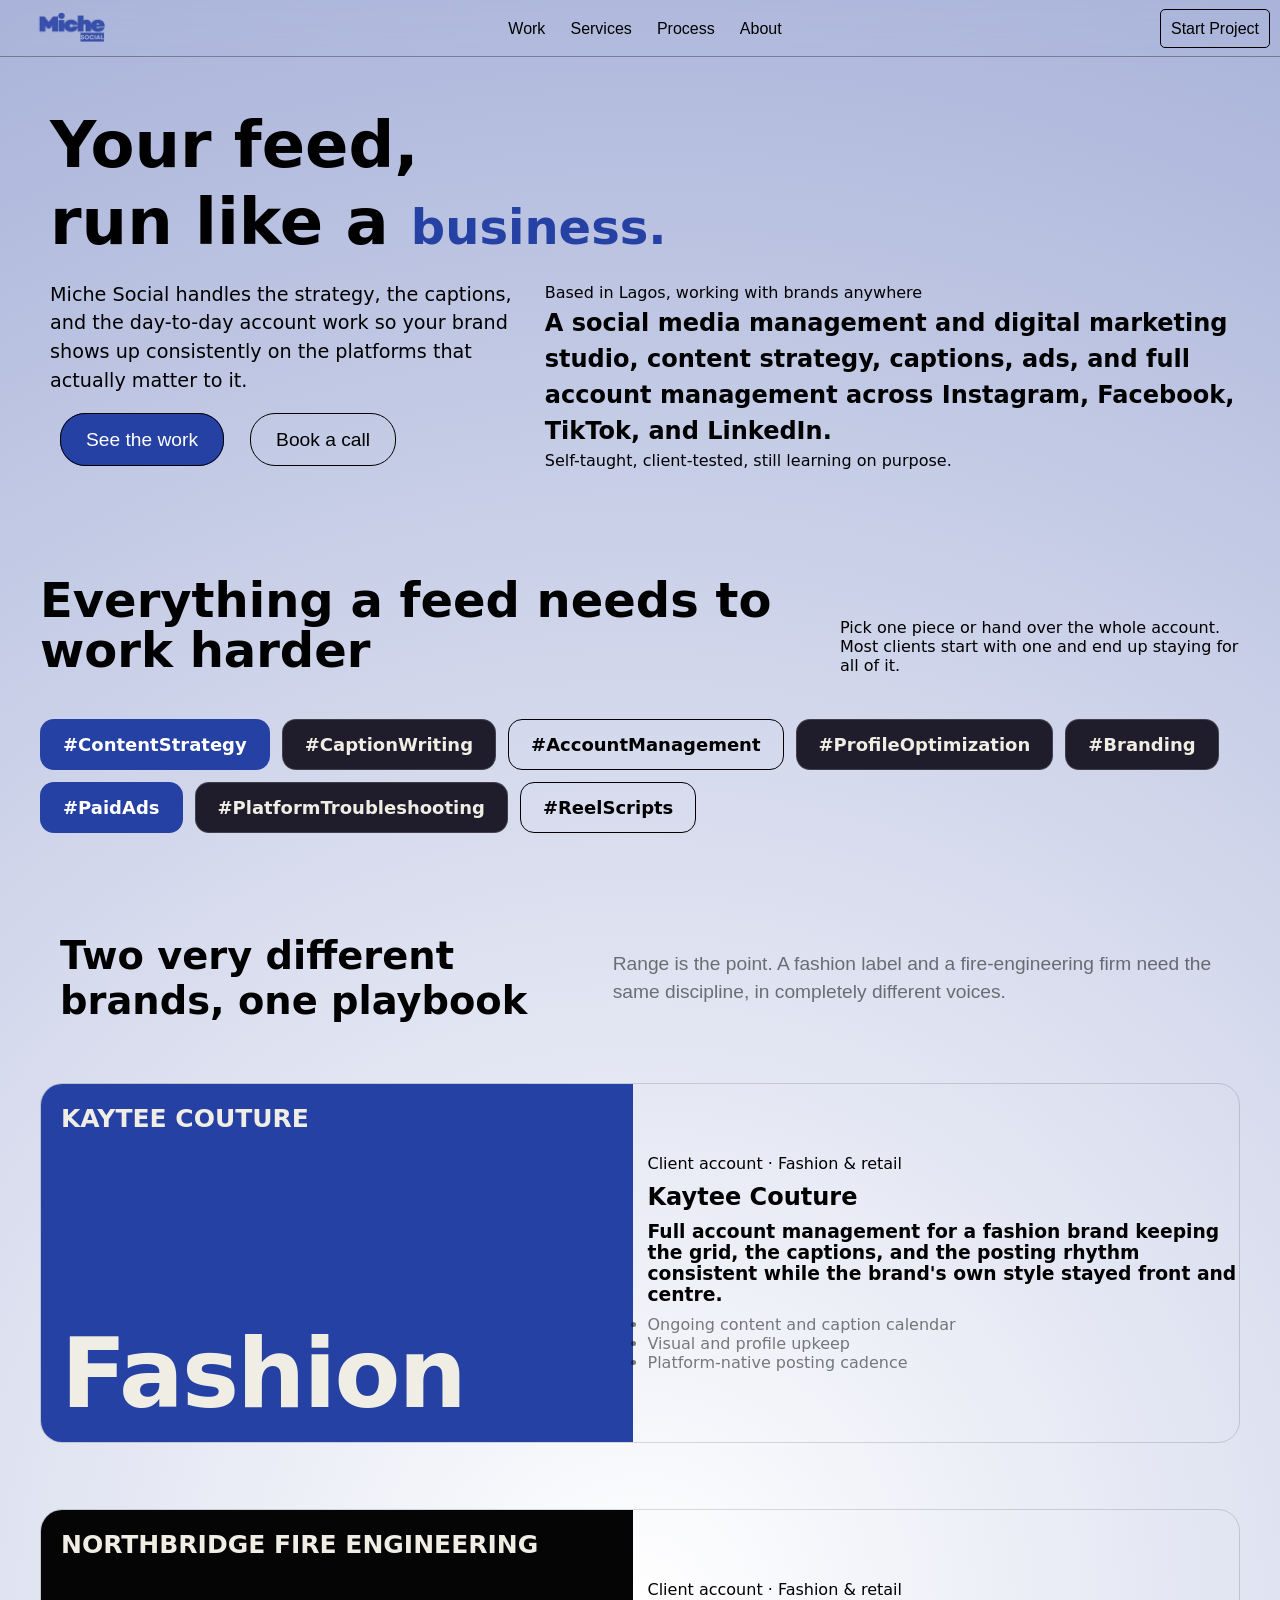
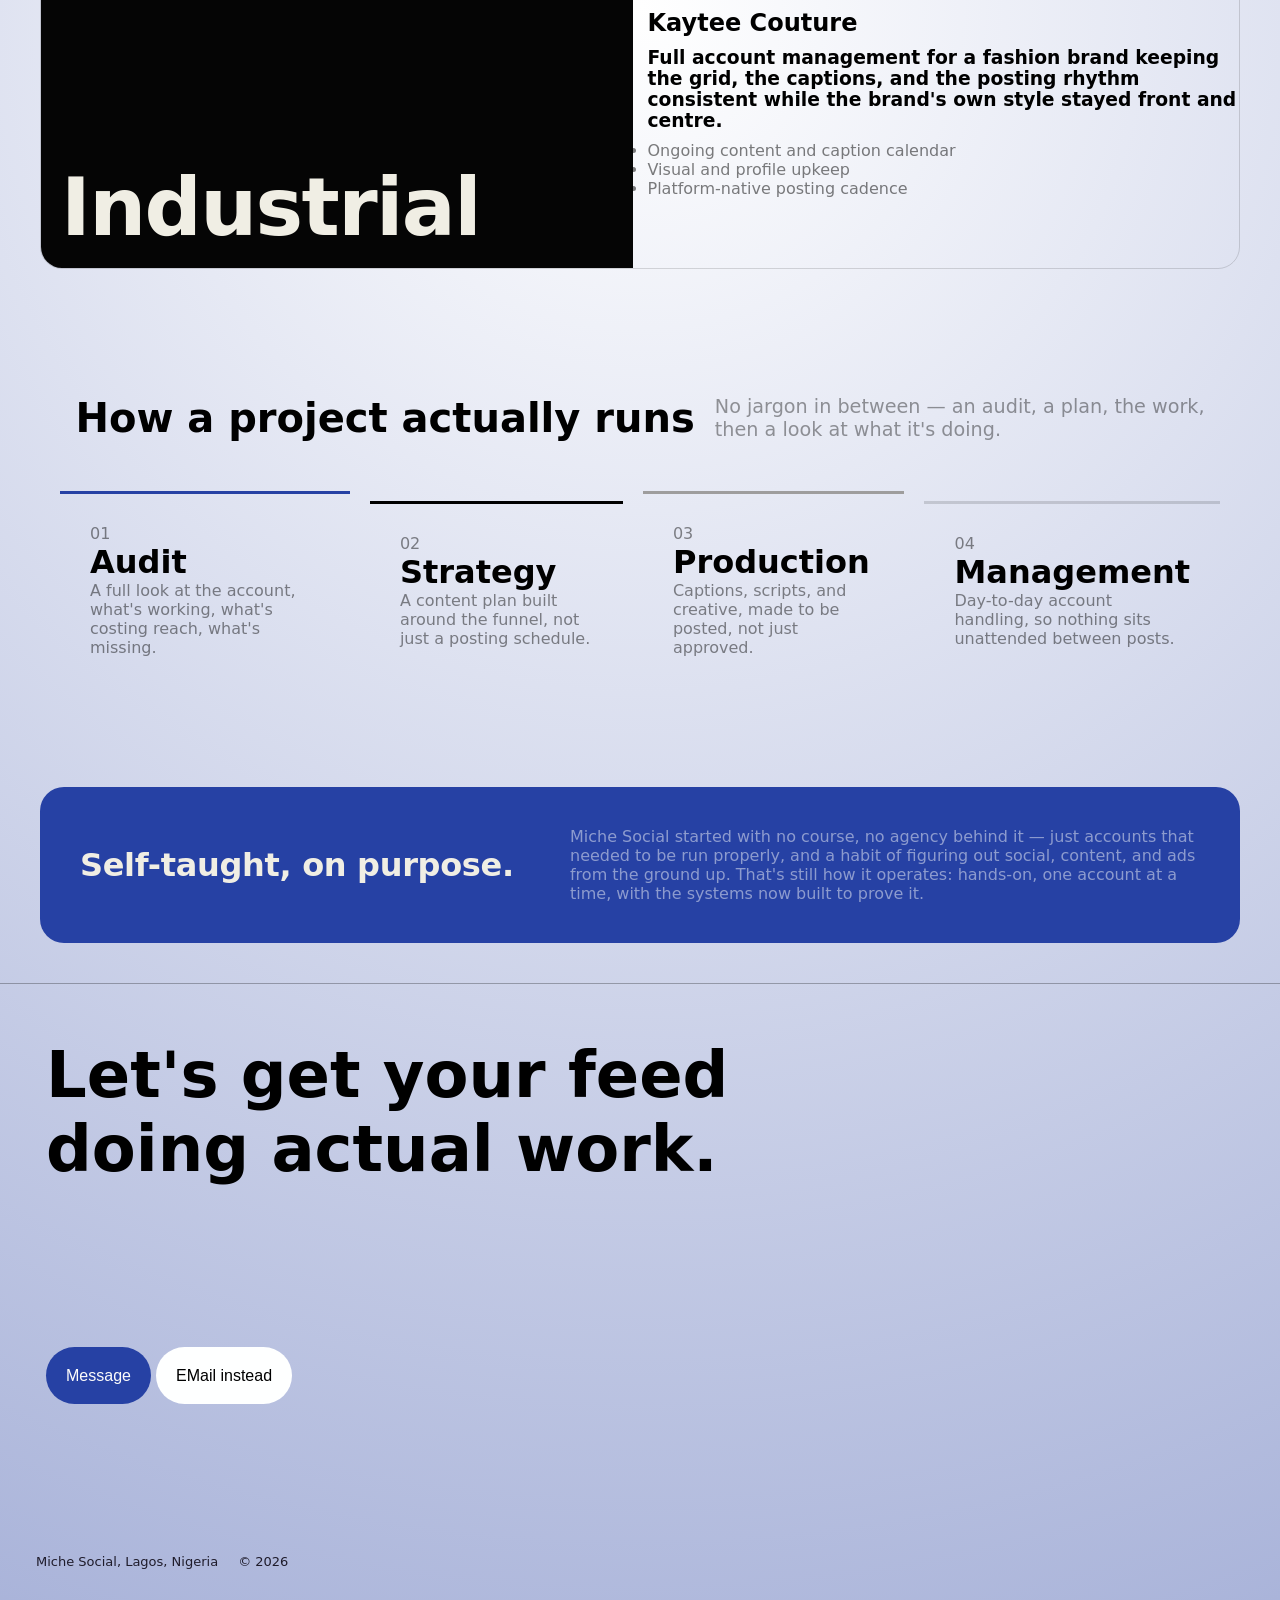
<file: index.html>
<!doctype html>
<html lang="en">
  <head>
    <meta charset="UTF-8" />
    <meta name="viewport" content="width=device-width, initial-scale=1.0" />
    <title>Miche Social</title>
    <link rel="stylesheet" href="/css/style.css" />

    <link rel="icon" type="image/png" href="/imgs/android-chrome-512x512.png" />
  </head>

  <body>
    <header class="site">
  <div class="nav-br">
    <div class="nav">
      <a href="/html/new.html">
        <img src="/imgs/404F6A69-F4B3-435A-AC07-4691EB08B016_L0_001-09_04_2026, 13_52_10.png" alt="Miche Social" />
      </a>
    </div>

    <div class="links" id="navMenu">
      <a href="/html/work.html">Work</a>
      <a href="/html/services.html">Services</a>
      <a href="#process">Process</a>
      <a href="#about">About</a>
    </div>

    <div class="start">
      <a href="mailto:michesocial045@gmail.com">Start Project</a>
    </div>

    <button class="burger" id="burger" aria-label="Open menu" aria-expanded="false" aria-controls="navMenu">
      <span></span><span></span><span></span>
    </button>
  </div>
</header>

    <section class="hero">
      <div class="wrap-hero">
        <h1>Your feed,<br />run like a <em>business.</em></h1>
      </div>
      <div class="hero2">
        <div class="hero-sub">
          <p>
            Miche Social handles the strategy, the captions, and the day-to-day
            account work so your brand shows up consistently on the platforms
            that actually matter to it.
          </p>
          <div class="hero-actions">
            <a class="btn-primary" href="#work">See the work</a>
            <a class="btn-ghost" href="#contact">Book a call</a>
          </div>
        </div>

        
        <div class="hero-side">
          <p class="label">Based in Lagos, working with brands anywhere</p>
          <h2 class="body">
            A social media management and digital marketing studio, content
            strategy, captions, ads, and full account management across
            Instagram, Facebook, TikTok, and LinkedIn.
          </h2>
          <p class="base-line">
            Self-taught, client-tested, still learning on purpose.
          </p>
        </div>
      </div>
    </section>

    <section>
      <div class="wrap" id="services">
        <div class="section-head">
          <h2>Everything a feed needs to work harder</h2>
          <p>
            Pick one piece or hand over the whole account. Most clients start
            with one and end up staying for all of it.
          </p>
        </div>
        <div class="tagboard">
          <span class="tag on">#ContentStrategy</span>
          <span class="tag">#CaptionWriting</span>
          <span class="tag gold">#AccountManagement</span>
          <span class="tag">#ProfileOptimization</span>
          <span class="tag">#Branding</span>
          <span class="tag on">#PaidAds</span>
          <span class="tag">#PlatformTroubleshooting</span>
          <span class="tag gold">#ReelScripts</span>
        </div>
      </div>
    </section>

    <div class="brand" id="work">
      <div class="brandtxt">
        <h1>Two very different brands, one playbook</h1>
        <p>
          Range is the point. A fashion label and a fire-engineering firm need
          the same discipline, in completely different voices.
        </p>
      </div>

      <div class="brandcrd">
        <div class="bndtxt">
          <p class="mark">Kaytee couture</p>
          <h1 class="figure">Fashion</h1>
        </div>

        <div class="bndwrds">
          <p>Client account · Fashion & retail</p>
          <h2>Kaytee Couture</h2>
          <h3>
            Full account management for a fashion brand keeping the grid, the
            captions, and the posting rhythm consistent while the brand's own
            style stayed front and centre.
          </h3>
          <ul>
            <li>Ongoing content and caption calendar</li>
            <li>Visual and profile upkeep</li>
            <li>Platform-native posting cadence</li>
          </ul>
        </div>
      </div>

      <div class="brandcrd">
        <div class="bndtxt-1">
          <p class="mark">NORTHBRIDGE FIRE ENGINEERING</p>
          <h1 class="figure">Industrial</h1>
        </div>

        <div class="bndwrds">
          <p>Client account · Fashion & retail</p>
          <h2>Kaytee Couture</h2>
          <h3>
            Full account management for a fashion brand keeping the grid, the
            captions, and the posting rhythm consistent while the brand's own
            style stayed front and centre.
          </h3>
          <ul>
            <li>Ongoing content and caption calendar</li>
            <li>Visual and profile upkeep</li>
            <li>Platform-native posting cadence</li>
          </ul>
        </div>
      </div>
    </div>

    <div class="project" id="process">
      <div class="pro">
        <h1>How a project actually runs</h1>
        <p>
          No jargon in between — an audit, a plan, the work, <br />
          then a look at what it's doing.
        </p>
      </div>

      <div class="procont">
        <div class="procont-1">
          <p>01</p>
          <h1>Audit</h1>
          <p>
            A full look at the account, what's working, what's costing reach,
            what's missing.
          </p>
        </div>
        <div class="procont-2">
          <p>02</p>
          <h1>Strategy</h1>
          <p>
            A content plan built around the funnel, not just a posting schedule.
          </p>
        </div>

        <div class="procont-3">
          <p>03</p>
          <h1>Production</h1>
          <p>
            Captions, scripts, and creative, made to be posted, not just
            approved.
          </p>
        </div>

        <div class="procont-4">
          <p>04</p>
          <h1>Management</h1>
          <p>
            Day-to-day account handling, so nothing sits unattended between
            posts.
          </p>
        </div>
      </div>
    </div>

    <section id="about">
      <div class="founder">
        <h2>Self-taught, on purpose.</h2>
        <p>
          Miche Social started with no course, no agency behind it — just
          accounts that needed to be run properly, and a habit of figuring out
          social, content, and ads from the ground up. That's still how it
          operates: hands-on, one account at a time, with the systems now built
          to prove it.
        </p>
      </div>
    </section>

    <footer id="about">
      <div class="firstcont">
        <h1>Let's get your feed <br />doing actual work.</h1>
      </div>
      <div class="first-btn">
        <a href="http://" class="btn-1">Message</a>
        <a class="btn-2" href="mailto:michesocial045@gmail.com"
          >EMail instead</a
        >
      </div>
      <div class="coutesy">
        <h1>Miche Social, Lagos, Nigeria</h1>
        <p>© 2026</p>
      </div>
    </footer>

      <script>
  const header = document.querySelector("header.site");
  const burger = document.getElementById("burger");

  function setMenu(open) {
    header.classList.toggle("open", open);
    burger.setAttribute("aria-expanded", open);
    burger.setAttribute("aria-label", open ? "Close menu" : "Open menu");
  }

  burger.addEventListener("click", () => setMenu(!header.classList.contains("open")));

  // close after tapping a link
  document.querySelectorAll(".links a, .start a").forEach((a) =>
    a.addEventListener("click", () => setMenu(false))
  );

  // close if the window grows back to desktop width
  window.matchMedia("(min-width: 769px)").addEventListener("change", (e) => {
    if (e.matches) setMenu(false);
  });
</script>
  </body>


</html>
</file>
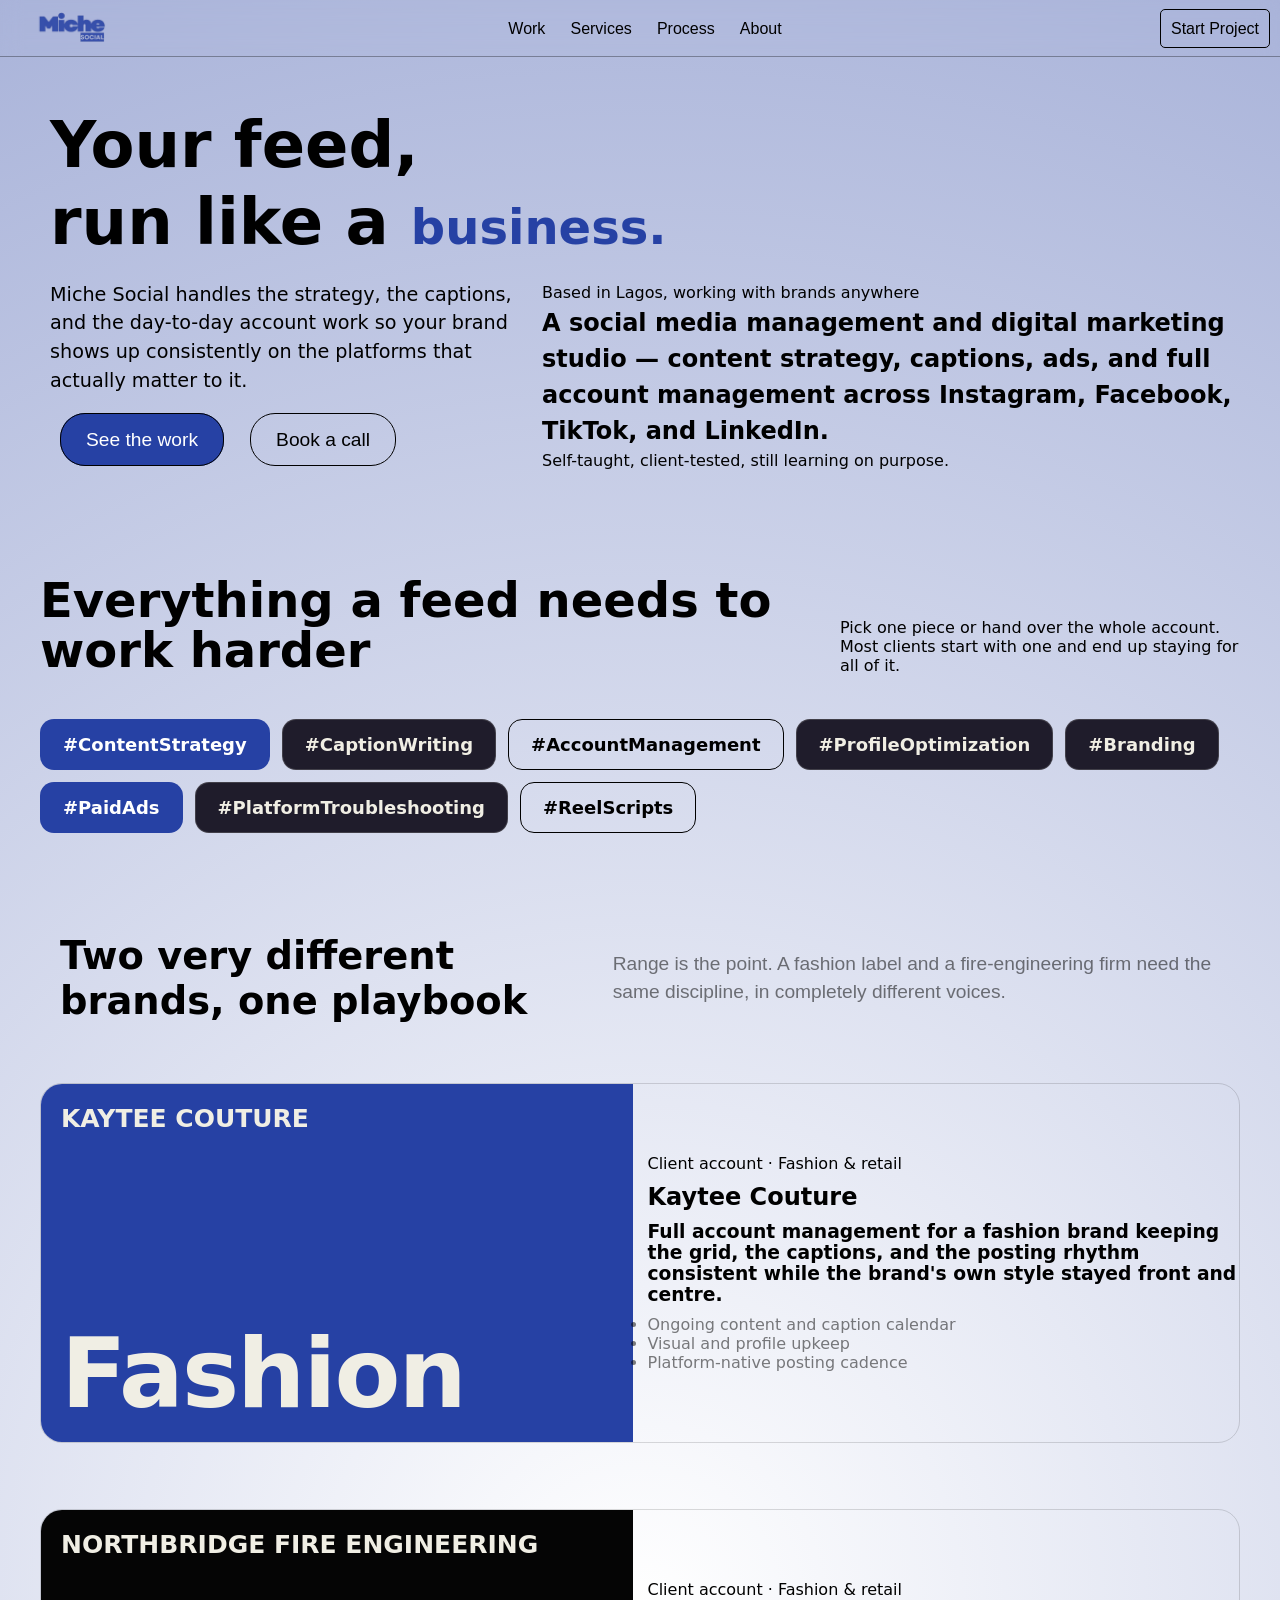
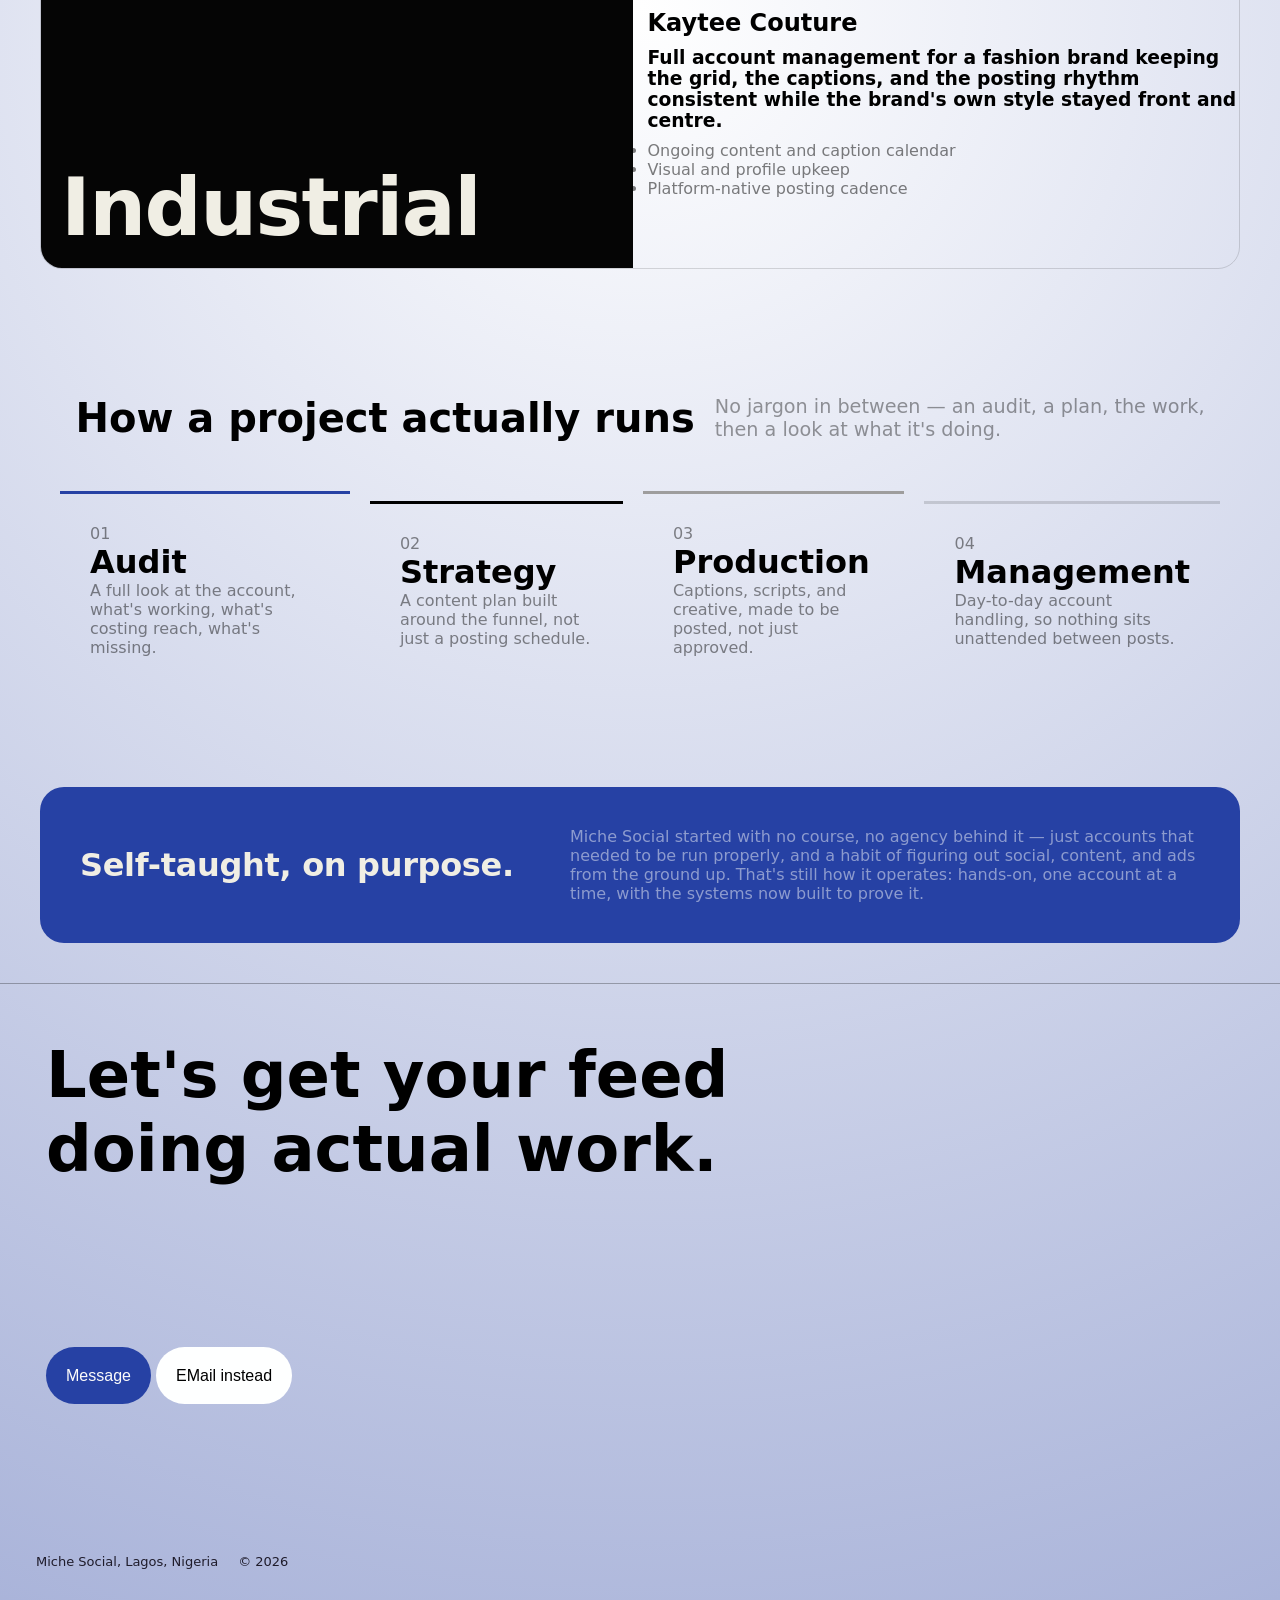
<file: html/index.html>
<!doctype html>
<html lang="en">
  <head>
    <meta charset="UTF-8" />
    <meta name="viewport" content="width=device-width, initial-scale=1.0" />
    <title>Miche Social</title>
    <link rel="stylesheet" href="/css/style.css" />

    <link rel="icon" type="image/png" href="/imgs/android-chrome-512x512.png" />
  </head>

  <body>
    <header class="site">
  <div class="nav-br">
    <div class="nav">
      <a href="/html/new.html">
        <img src="/imgs/404F6A69-F4B3-435A-AC07-4691EB08B016_L0_001-09_04_2026, 13_52_10.png" alt="Miche Social" />
      </a>
    </div>

    <div class="links" id="navMenu">
      <a href="/html/work.html">Work</a>
      <a href="/html/services.html">Services</a>
      <a href="#process">Process</a>
      <a href="#about">About</a>
    </div>

    <div class="start">
      <a href="mailto:michesocial045@gmail.com">Start Project</a>
    </div>

    <button class="burger" id="burger" aria-label="Open menu" aria-expanded="false" aria-controls="navMenu">
      <span></span><span></span><span></span>
    </button>
  </div>
</header>

    <section class="hero">
      <div class="wrap-hero">
        <h1>Your feed,<br />run like a <em>business.</em></h1>
      </div>
      <div class="hero2">
        <div class="hero-sub">
          <p>
            Miche Social handles the strategy, the captions, and the day-to-day
            account work so your brand shows up consistently on the platforms
            that actually matter to it.
          </p>
          <div class="hero-actions">
            <a class="btn-primary" href="#work">See the work</a>
            <a class="btn-ghost" href="#contact">Book a call</a>
          </div>
        </div>
        <div class="hero-side">
          <p class="label">Based in Lagos, working with brands anywhere</p>
          <h2 class="body">
            A social media management and digital marketing studio — content
            strategy, captions, ads, and full account management across
            Instagram, Facebook, TikTok, and LinkedIn.
          </h2>
          <p class="base-line">
            Self-taught, client-tested, still learning on purpose.
          </p>
        </div>
      </div>
    </section>

    <section>
      <div class="wrap" id="services">
        <div class="section-head">
          <h2>Everything a feed needs to work harder</h2>
          <p>
            Pick one piece or hand over the whole account. Most clients start
            with one and end up staying for all of it.
          </p>
        </div>
        <div class="tagboard">
          <span class="tag on">#ContentStrategy</span>
          <span class="tag">#CaptionWriting</span>
          <span class="tag gold">#AccountManagement</span>
          <span class="tag">#ProfileOptimization</span>
          <span class="tag">#Branding</span>
          <span class="tag on">#PaidAds</span>
          <span class="tag">#PlatformTroubleshooting</span>
          <span class="tag gold">#ReelScripts</span>
        </div>
      </div>
    </section>

    <div class="brand" id="work">
      <div class="brandtxt">
        <h1>Two very different brands, one playbook</h1>
        <p>
          Range is the point. A fashion label and a fire-engineering firm need
          the same discipline, in completely different voices.
        </p>
      </div>

      <div class="brandcrd">
        <div class="bndtxt">
          <p class="mark">Kaytee couture</p>
          <h1 class="figure">Fashion</h1>
        </div>

        <div class="bndwrds">
          <p>Client account · Fashion & retail</p>
          <h2>Kaytee Couture</h2>
          <h3>
            Full account management for a fashion brand keeping the grid, the
            captions, and the posting rhythm consistent while the brand's own
            style stayed front and centre.
          </h3>
          <ul>
            <li>Ongoing content and caption calendar</li>
            <li>Visual and profile upkeep</li>
            <li>Platform-native posting cadence</li>
          </ul>
        </div>
      </div>

      <div class="brandcrd">
        <div class="bndtxt-1">
          <p class="mark">NORTHBRIDGE FIRE ENGINEERING</p>
          <h1 class="figure">Industrial</h1>
        </div>

        <div class="bndwrds">
          <p>Client account · Fashion & retail</p>
          <h2>Kaytee Couture</h2>
          <h3>
            Full account management for a fashion brand keeping the grid, the
            captions, and the posting rhythm consistent while the brand's own
            style stayed front and centre.
          </h3>
          <ul>
            <li>Ongoing content and caption calendar</li>
            <li>Visual and profile upkeep</li>
            <li>Platform-native posting cadence</li>
          </ul>
        </div>
      </div>
    </div>

    <div class="project" id="process">
      <div class="pro">
        <h1>How a project actually runs</h1>
        <p>
          No jargon in between — an audit, a plan, the work, <br />
          then a look at what it's doing.
        </p>
      </div>

      <div class="procont">
        <div class="procont-1">
          <p>01</p>
          <h1>Audit</h1>
          <p>
            A full look at the account, what's working, what's costing reach,
            what's missing.
          </p>
        </div>
        <div class="procont-2">
          <p>02</p>
          <h1>Strategy</h1>
          <p>
            A content plan built around the funnel, not just a posting schedule.
          </p>
        </div>

        <div class="procont-3">
          <p>03</p>
          <h1>Production</h1>
          <p>
            Captions, scripts, and creative, made to be posted, not just
            approved.
          </p>
        </div>

        <div class="procont-4">
          <p>04</p>
          <h1>Management</h1>
          <p>
            Day-to-day account handling, so nothing sits unattended between
            posts.
          </p>
        </div>
      </div>
    </div>

    <section id="about">
      <div class="founder">
        <h2>Self-taught, on purpose.</h2>
        <p>
          Miche Social started with no course, no agency behind it — just
          accounts that needed to be run properly, and a habit of figuring out
          social, content, and ads from the ground up. That's still how it
          operates: hands-on, one account at a time, with the systems now built
          to prove it.
        </p>
      </div>
    </section>

    <footer id="about">
      <div class="firstcont">
        <h1>Let's get your feed <br />doing actual work.</h1>
      </div>
      <div class="first-btn">
        <a href="http://" class="btn-1">Message</a>
        <a class="btn-2" href="mailto:michesocial045@gmail.com"
          >EMail instead</a
        >
      </div>
      <div class="coutesy">
        <h1>Miche Social, Lagos, Nigeria</h1>
        <p>© 2026</p>
      </div>
    </footer>

      <script>
  const header = document.querySelector("header.site");
  const burger = document.getElementById("burger");

  function setMenu(open) {
    header.classList.toggle("open", open);
    burger.setAttribute("aria-expanded", open);
    burger.setAttribute("aria-label", open ? "Close menu" : "Open menu");
  }

  burger.addEventListener("click", () => setMenu(!header.classList.contains("open")));

  // close after tapping a link
  document.querySelectorAll(".links a, .start a").forEach((a) =>
    a.addEventListener("click", () => setMenu(false))
  );

  // close if the window grows back to desktop width
  window.matchMedia("(min-width: 769px)").addEventListener("change", (e) => {
    if (e.matches) setMenu(false);
  });
</script>
  </body>


</html>
</file>
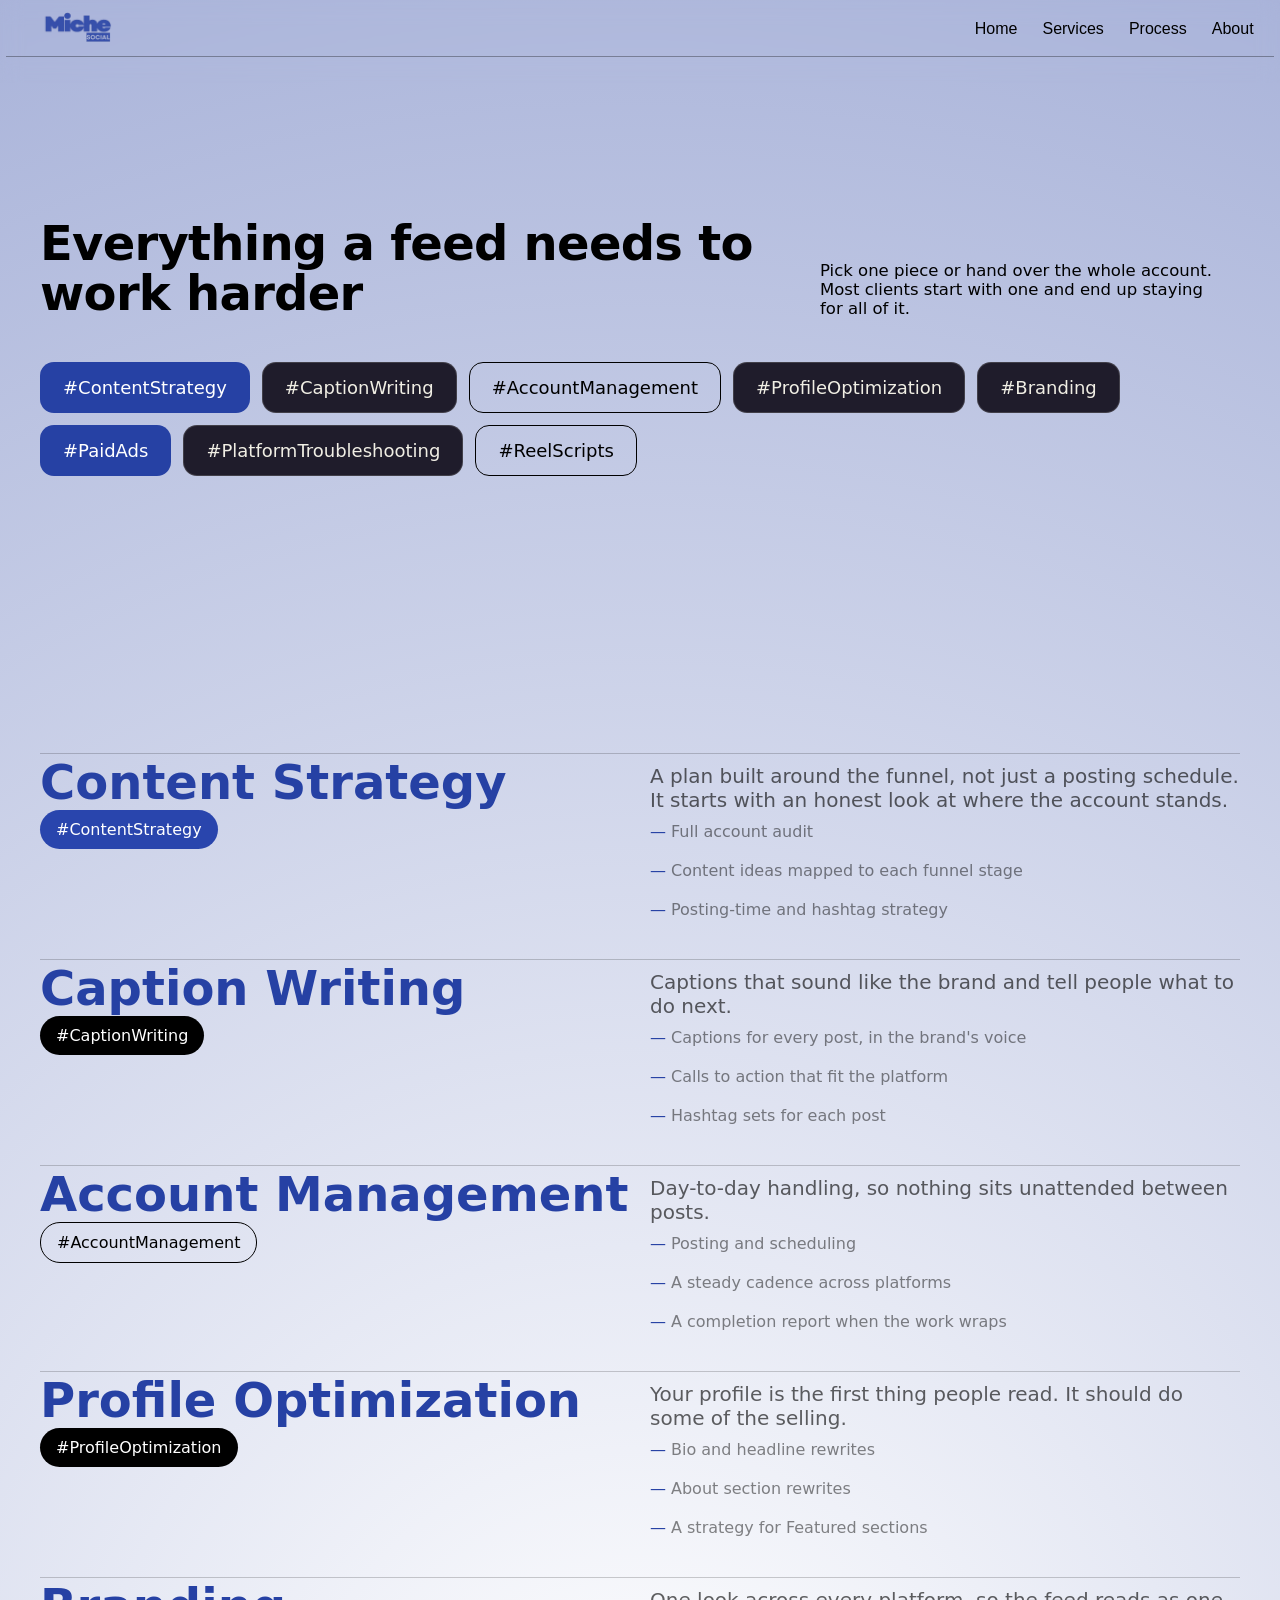
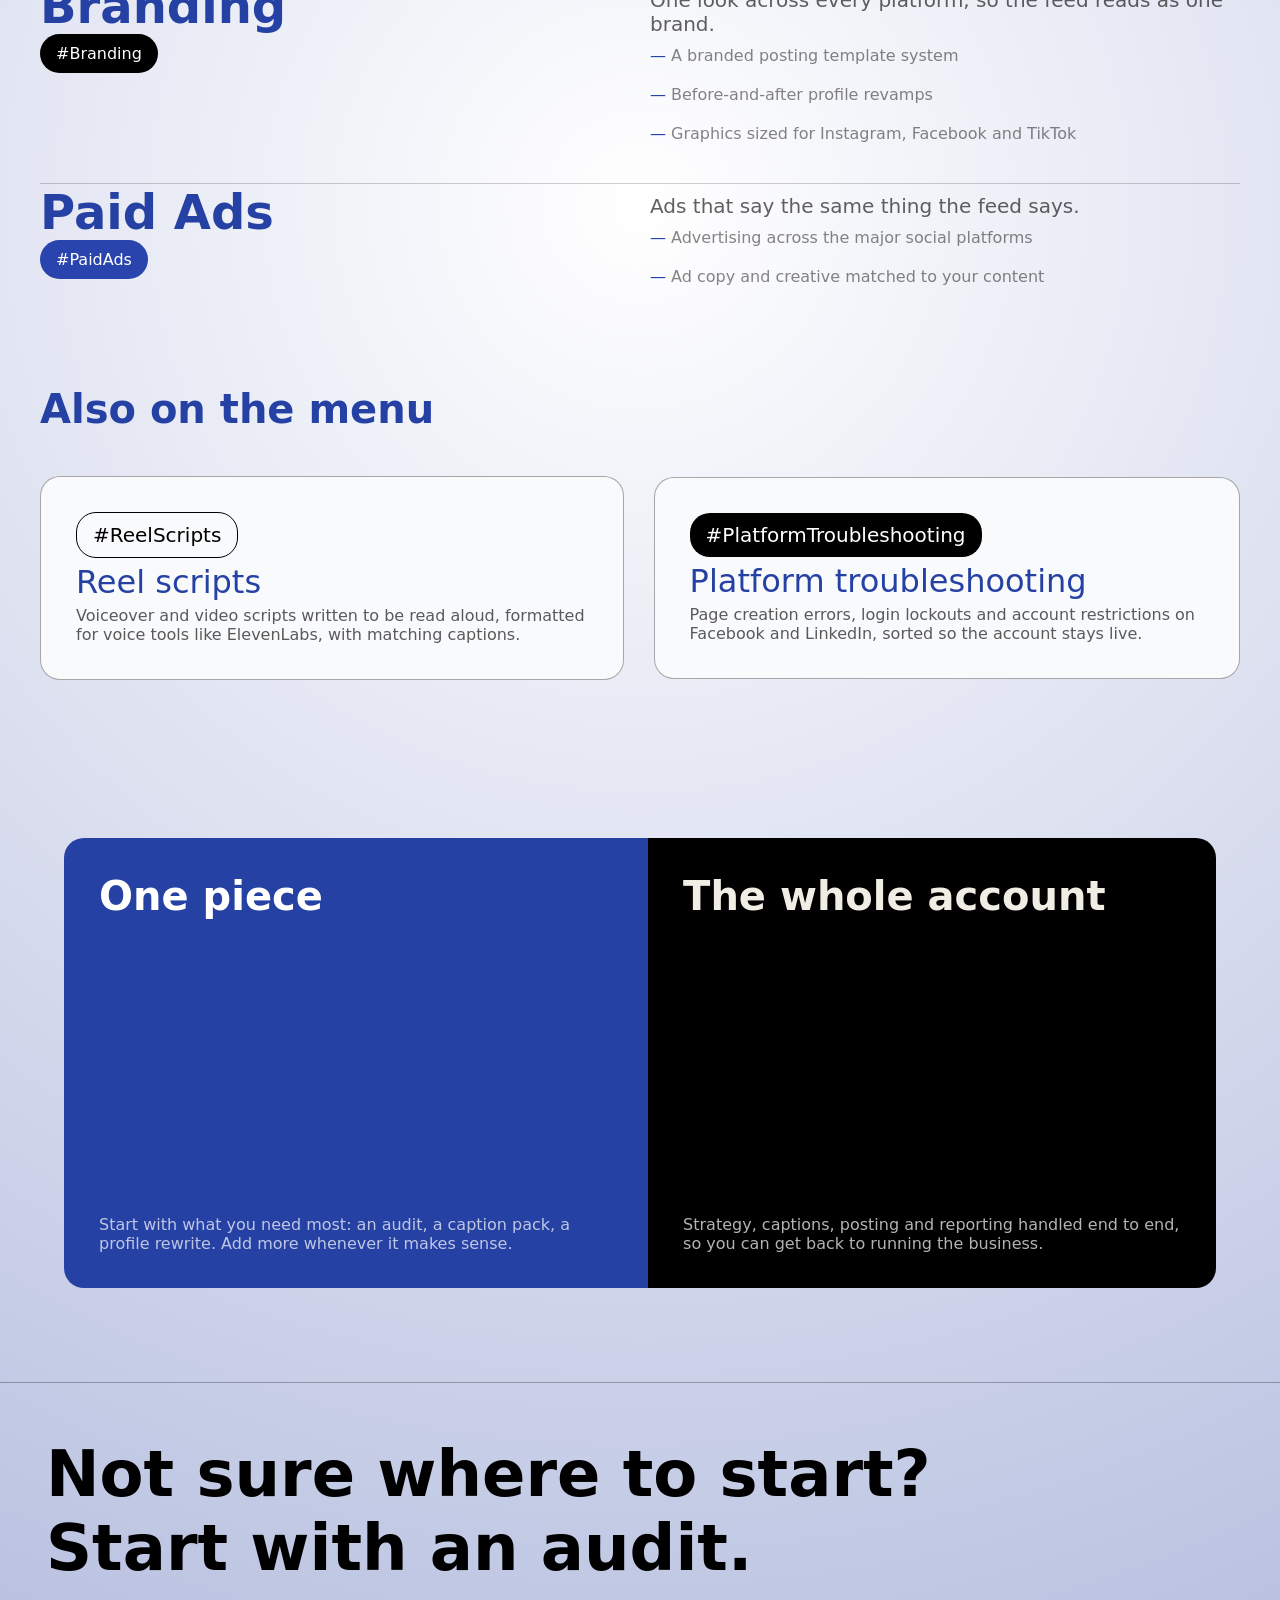
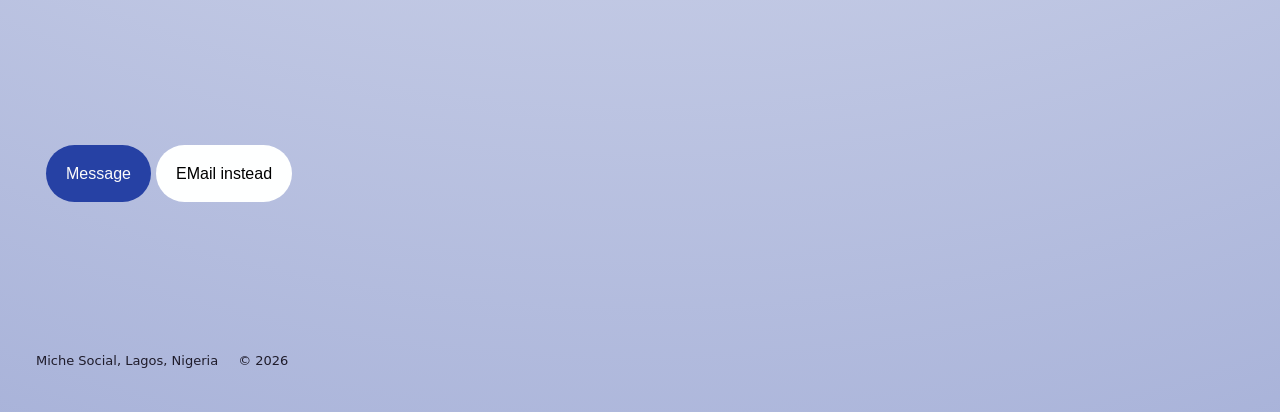
<file: html/services.html>
<!doctype html>
<html lang="en">
  <head>
    <meta charset="UTF-8" />
  <meta name="viewport" content="width=device-width, initial-scale=1, viewport-fit=cover">
<meta name="theme-color" content="#000000">
    <title>Services | Miche Social</title>
    <link rel="stylesheet" href="/css/services.css" />
    <link rel="icon" type="image/png" href="/imgs/android-chrome-512x512.png" />
    <link rel="stylesheet" href="/css/style.css" />
  </head>

  <body>
    <header class="site">
      <div class="nav-br">
        <div class="nav">
          <a href="/html/new.html">
            <img
              src="/imgs/404F6A69-F4B3-435A-AC07-4691EB08B016_L0_001-09_04_2026, 13_52_10.png"
              alt="Miche Social"
            />
          </a>
        </div>

        <div class="links" id="navMenu">
          <a href="/index.html">Home</a>
          <a href="/html/services.html">Services</a>
          <a href="#process">Process</a>
          <a href="#about">About</a>
        </div>

      
        <button
          class="burger"
          id="burger"
          aria-label="Open menu"
          aria-expanded="false"
          aria-controls="navMenu"
        >
          <span></span><span></span><span></span>
        </button>
      </div>
    </header>

    <div class="section">
      <div class="wrap" id="services">
        <div class="section-head">
          <h2>Everything a feed needs to work harder</h2>
          <p>
            Pick one piece or hand over the whole account. Most clients start
            with one and end up staying for all of it.
          </p>
        </div>
        <div class="tagboard">
          <span class="tag on">#ContentStrategy</span>
          <span class="tag bl">#CaptionWriting</span>
          <span class="tag gold">#AccountManagement</span>
          <span class="tag bl">#ProfileOptimization</span>
          <span class="tag bl">#Branding</span>
          <span class="tag on">#PaidAds</span>
          <span class="tag bl">#PlatformTroubleshooting</span>
          <span class="tag gold">#ReelScripts</span>
        </div>
      </div>
    </div>

    <div class="case">
      <div class="casetags">
        <div class="tag-1">
          <h1>Content strategy</h1>
          <p id="tagtxt">#ContentStrategy</p>
        </div>
        <div class="tag-2">
          <h1>
            A plan built around the funnel, not just a posting schedule. It
            starts with an honest look at where the account stands.
          </h1>
          <ul>
            <li>Full account audit</li>
            <li>Content ideas mapped to each funnel stage</li>
            <li>Posting-time and hashtag strategy</li>
          </ul>
        </div>
      </div>

      <div class="casetags">
        <div class="tag-1">
          <h1>Caption writing</h1>
          <p id="black">#CaptionWriting</p>
        </div>
        <div class="tag-2">
          <h1>
            Captions that sound like the brand and tell people what to do next.
          </h1>
          <ul>
            <li>Captions for every post, in the brand's voice</li>
            <li>Calls to action that fit the platform</li>
            <li>Hashtag sets for each post</li>
          </ul>
        </div>
      </div>
      <div class="casetags">
        <div class="tag-1">
          <h1>Account management</h1>
          <p id="trans">#AccountManagement</p>
        </div>
        <div class="tag-2">
          <h1>
            Day-to-day handling, so nothing sits unattended between posts.
          </h1>
          <ul>
            <li>Posting and scheduling</li>
            <li>A steady cadence across platforms</li>
            <li>A completion report when the work wraps</li>
          </ul>
        </div>
      </div>
      <div class="casetags">
        <div class="tag-1">
          <h1>Profile optimization</h1>
          <p id="black">#ProfileOptimization</p>
        </div>
        <div class="tag-2">
          <h1>
            Your profile is the first thing people read. It should do some of
            the selling.
          </h1>
          <ul>
            <li>Bio and headline rewrites</li>
            <li>About section rewrites</li>
            <li>A strategy for Featured sections</li>
          </ul>
        </div>
      </div>
      <div class="casetags">
        <div class="tag-1">
          <h1>Branding</h1>
          <p id="black">#Branding</p>
        </div>
        <div class="tag-2">
          <h1>
            One look across every platform, so the feed reads as one brand.
          </h1>
          <ul>
            <li>A branded posting template system</li>
            <li>Before-and-after profile revamps</li>
            <li>Graphics sized for Instagram, Facebook and TikTok</li>
          </ul>
        </div>
      </div>
      <div class="casetags">
        <div class="tag-1">
          <h1>Paid ads</h1>
          <p id="tagtxt">#PaidAds</p>
        </div>
        <div class="tag-2">
          <h1>Ads that say the same thing the feed says.</h1>
          <ul>
            <li>Advertising across the major social platforms</li>
            <li>Ad copy and creative matched to your content</li>
          </ul>
        </div>
      </div>
    </div>

    <div class="menu">
      <h1>Also on the menu</h1>

      <div class="work">
        <div class="wrkcnt">
          <h1 id="trans">#ReelScripts</h1>
          <h2>Reel scripts</h2>
          <p>
            Voiceover and video scripts written to be read aloud, formatted for
            voice tools like ElevenLabs, with matching captions.
          </p>
        </div>
        <div class="wrkcnt">
          <h1 id="black">#PlatformTroubleshooting</h1>
          <h2>Platform troubleshooting</h2>
          <p>
            Page creation errors, login lockouts and account restrictions on
            Facebook and LinkedIn, sorted so the account stays live.
          </p>
        </div>
      </div>
    </div>
    <div class="lst">
      <div class="lstcnt">
        <h2>One piece</h2>
        <p>
          Start with what you need most: an audit, a caption pack, a profile
          rewrite. Add more whenever it makes sense.
        </p>
      </div>
      <div class="lstcnt" id="lst1">
        <h2>The whole account</h2>
        <p>
          Strategy, captions, posting and reporting handled end to end, so you
          can get back to running the business.
        </p>
      </div>
    </div>

    <footer id="about">
      <div class="firstcont">
        <h1>
          Not sure where to start?
          <br />
          Start with an audit.
        </h1>
      </div>
      <div class="first-btn">
        <a href="http://" class="btn-1">Message</a>
        <a class="btn-2" href="mailto:michesocial045@gmail.com"
          >EMail instead</a
        >
      </div>
      <div class="coutesy">
        <h1>Miche Social, Lagos, Nigeria</h1>
        <p>© 2026</p>
      </div>
    </footer>

    <script>
      const header = document.querySelector("header.site");
      const burger = document.getElementById("burger");

      function setMenu(open) {
        header.classList.toggle("open", open);
        burger.setAttribute("aria-expanded", open);
        burger.setAttribute("aria-label", open ? "Close menu" : "Open menu");
      }

      burger.addEventListener("click", () =>
        setMenu(!header.classList.contains("open")),
      );

      // close after tapping a link
      document
        .querySelectorAll(".links a, .start a")
        .forEach((a) => a.addEventListener("click", () => setMenu(false)));

      // close if the window grows back to desktop width
      window
        .matchMedia("(min-width: 769px)")
        .addEventListener("change", (e) => {
          if (e.matches) setMenu(false);
        });
    </script>
  </body>
</html>
</file>
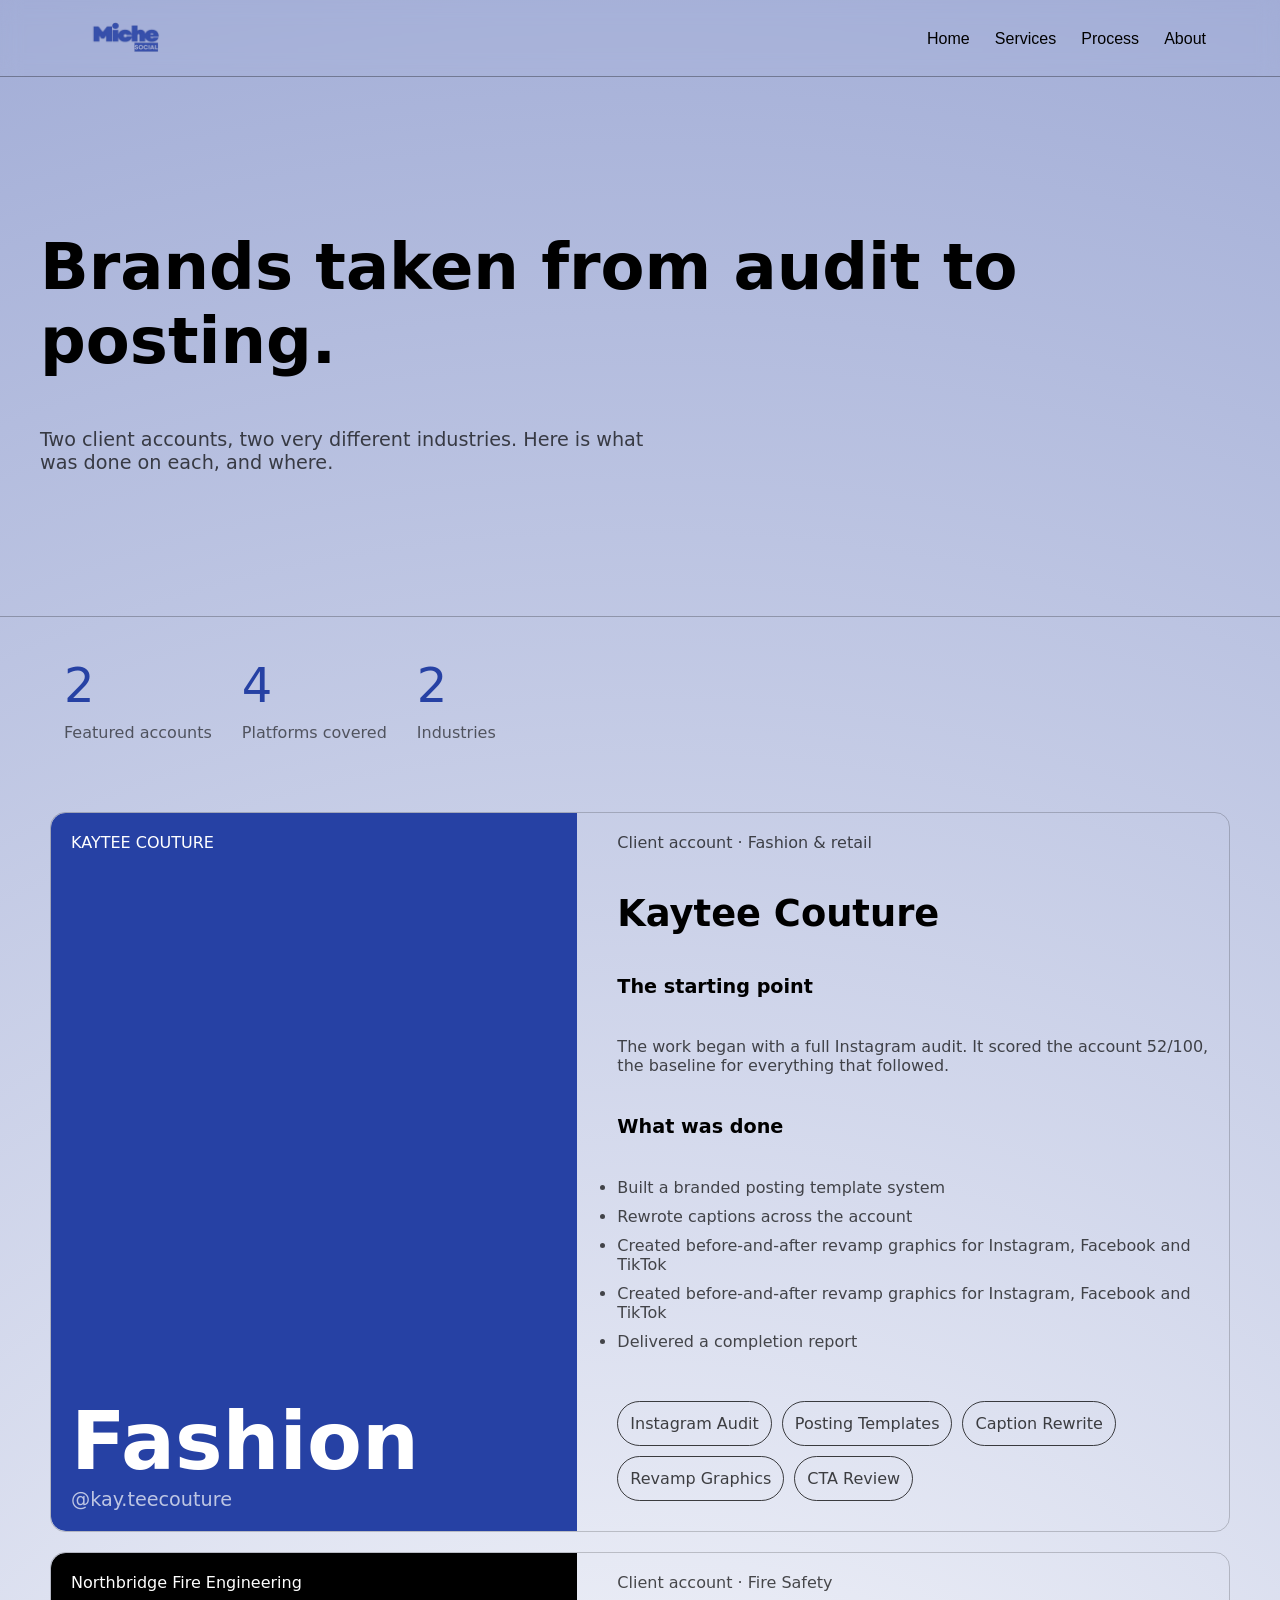
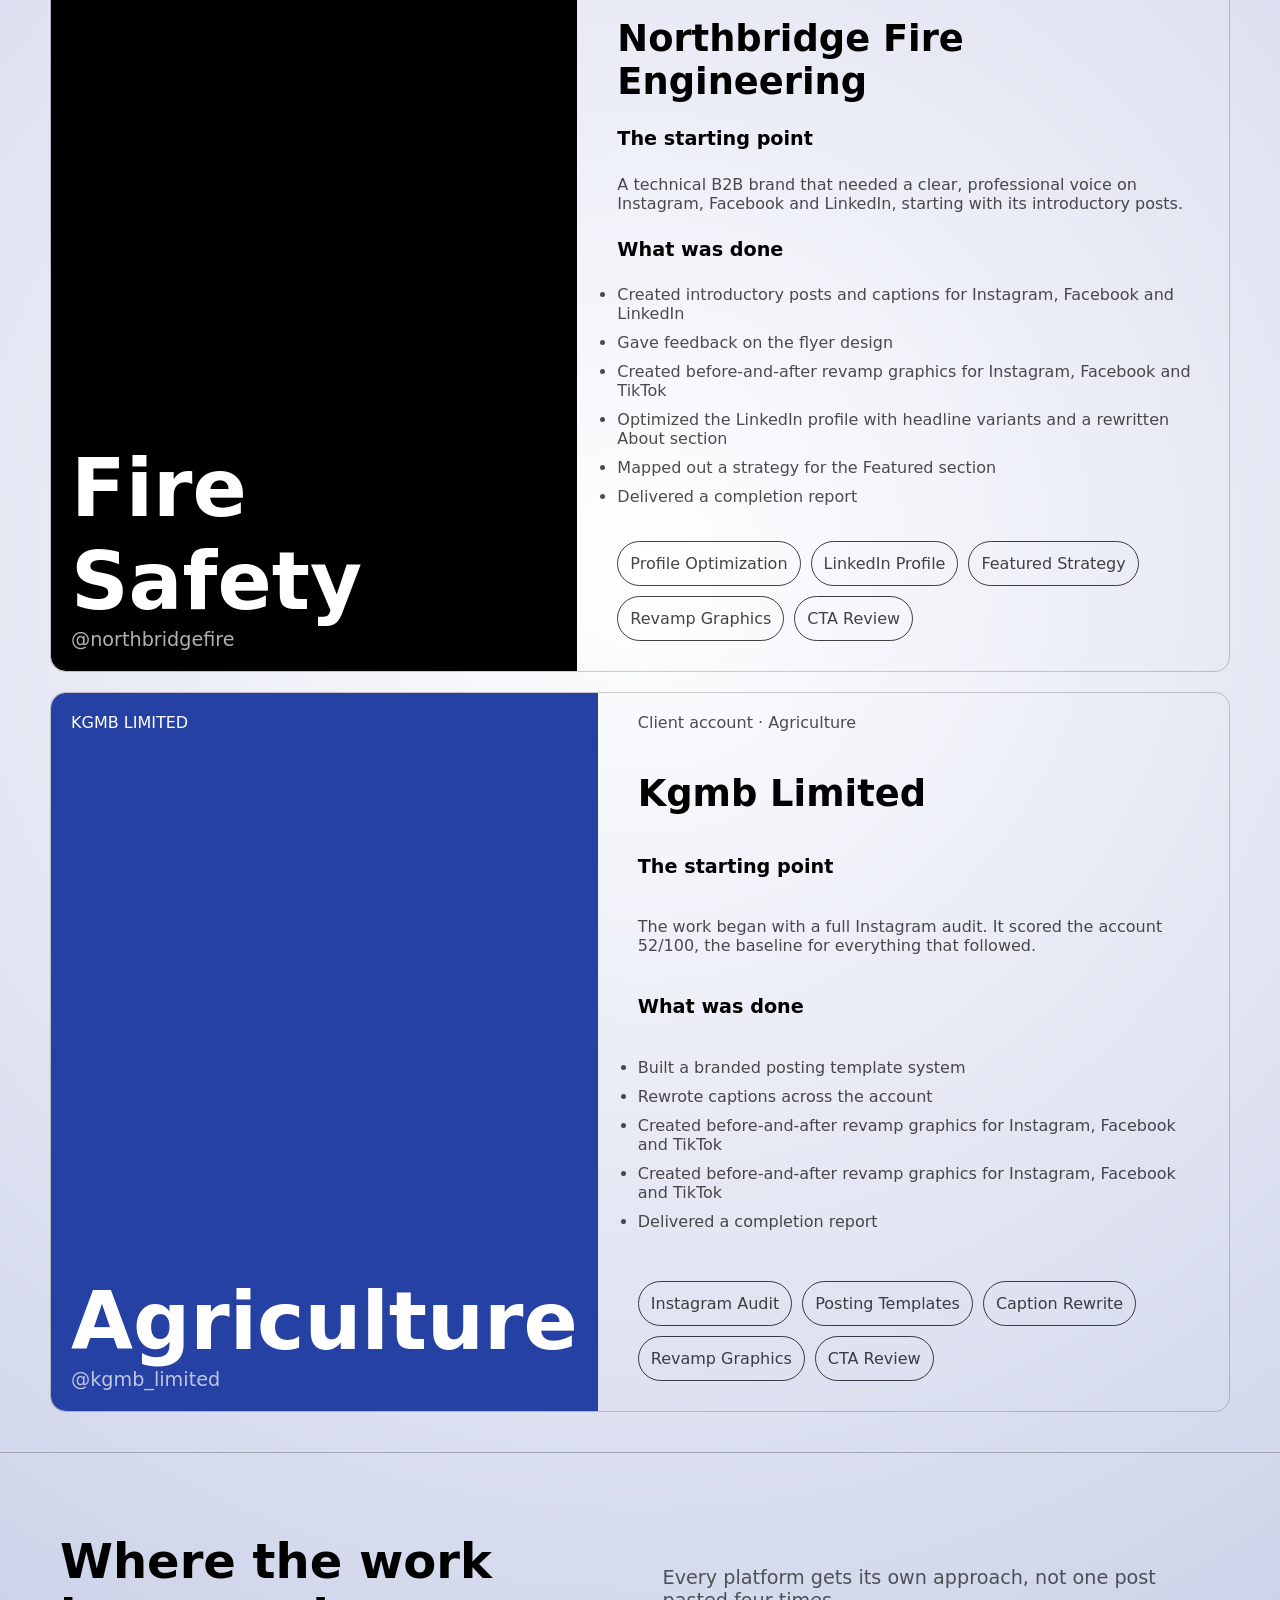
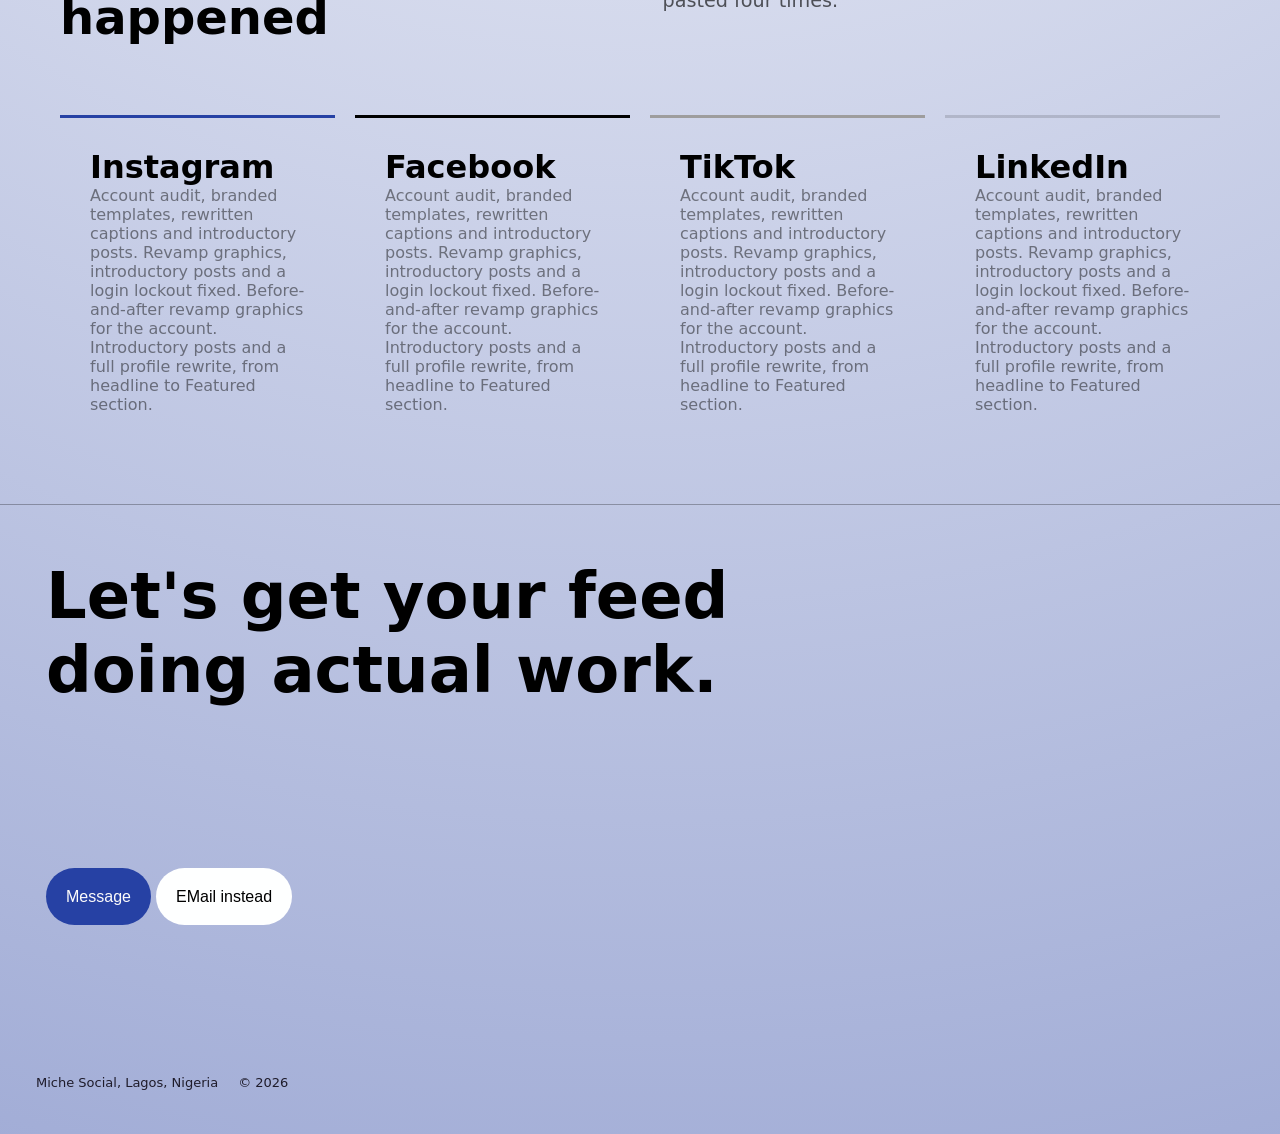
<file: html/work.html>
<!doctype html>
<html lang="en">
  <head>
    <meta charset="UTF-8" />
    <meta name="viewport" content="width=device-width, initial-scale=1.0" />
    <title>Work | Miche Social</title>
    <link rel="stylesheet" href="/css/style.css" />
    <link rel="stylesheet" href="/css/work.css" />
    <link rel="icon" type="image/png" href="/imgs/android-chrome-512x512.png" />
  </head>

  <body>
    <header class="site">
      <div class="nav-br">
        <div class="nav">
          <a href="/html/new.html">
            <img
              src="/imgs/404F6A69-F4B3-435A-AC07-4691EB08B016_L0_001-09_04_2026, 13_52_10.png"
              alt="Miche Social"
            />
          </a>
        </div>

        <div class="links" id="navMenu">
          <a href="/index.html">Home</a>
          <a href="/html/services.html">Services</a>
          <a href="#process">Process</a>
          <a href="#about">About</a>
        </div>

        <button
          class="burger"
          id="burger"
          aria-label="Open menu"
          aria-expanded="false"
          aria-controls="navMenu"
        >
          <span></span><span></span><span></span>
        </button>
      </div>
    </header>

    <div class="banner">
      <h1>
        Brands taken from audit to <br />
        posting.
      </h1>
      <p>
        Two client accounts, two very different industries. Here is what
        <br />was done on each, and where.
      </p>
    </div>

    <div class="counts">
      <div class="one">
        <h1>2</h1>
        <p>Featured accounts</p>
      </div>

      <div class="one">
        <h1>4</h1>
        <p>Platforms covered</p>
      </div>

      <div class="one">
        <h1>2</h1>
        <p>Industries</p>
      </div>
    </div>

    <div class="containers">
      <div class="cont">
        <div class="cont-1">
          <p>Kaytee Couture</p>
          <div class="cont-1txt">
            <h1>Fashion</h1>
            <h2>@kay.teecouture</h2>
          </div>
        </div>
        <div class="cont-2">
          <p>Client account · Fashion & retail</p>
          <h1>Kaytee Couture</h1>
          <h2>The starting point</h2>
          <p>
            The work began with a full Instagram audit. It scored the account
            52/100, the baseline for everything that followed.
          </p>
          <h2>What was done</h2>
          <ul>
            <li>Built a branded posting template system</li>
            <li>Rewrote captions across the account</li>
            <li>
              Created before-and-after revamp graphics for Instagram, Facebook
              and TikTok
            </li>
            <li>
              Created before-and-after revamp graphics for Instagram, Facebook
              and TikTok
            </li>
            <li>Delivered a completion report</li>
          </ul>
          <div class="lbl">
            <h3>Instagram audit</h3>
            <h3>Posting templates</h3>
            <h3>Caption rewrite</h3>
            <h3>Revamp graphics</h3>
            <h3>CTA review</h3>
          </div>
        </div>
      </div>

      <div class="cont">
        <div class="cont-1x1">
          <p>Northbridge Fire Engineering</p>
          <div class="cont-1txt">
            <h1>Fire Safety</h1>
            <h2>@northbridgefire</h2>
          </div>
        </div>
        <div class="cont-2">
          <p>Client account · Fire Safety</p>
          <h1>Northbridge Fire Engineering</h1>
          <h2>The starting point</h2>
          <p>
            A technical B2B brand that needed a clear, professional voice on
            Instagram, Facebook and LinkedIn, starting with its introductory
            posts.
          </p>
          <h2>What was done</h2>
          <ul>
            <li>
              Created introductory posts and captions for Instagram, Facebook
              and LinkedIn
            </li>
            <li>Gave feedback on the flyer design</li>
            <li>
              Created before-and-after revamp graphics for Instagram, Facebook
              and TikTok
            </li>
            <li>
              Optimized the LinkedIn profile with headline variants and a
              rewritten About section
            </li>
            <li>Mapped out a strategy for the Featured section</li>
            <li>Delivered a completion report</li>
          </ul>
          <div class="lbl">
            <h3>Profile Optimization</h3>
            <h3>LinkedIn profile</h3>
            <h3>Featured strategy</h3>
            <h3>Revamp graphics</h3>
            <h3>CTA review</h3>
          </div>
        </div>
      </div>
      <div class="cont">
        <div class="cont-1">
          <p>Kgmb Limited</p>
          <div class="cont-1txt">
            <h1>Agriculture</h1>
            <h2>@kgmb_limited</h2>
          </div>
        </div>
        <div class="cont-2">
          <p>Client account · Agriculture</p>
          <h1>Kgmb Limited</h1>
          <h2>The starting point</h2>
          <p>
            The work began with a full Instagram audit. It scored the account
            52/100, the baseline for everything that followed.
          </p>
          <h2>What was done</h2>
          <ul>
            <li>Built a branded posting template system</li>
            <li>Rewrote captions across the account</li>
            <li>
              Created before-and-after revamp graphics for Instagram, Facebook
              and TikTok
            </li>
            <li>
              Created before-and-after revamp graphics for Instagram, Facebook
              and TikTok
            </li>
            <li>Delivered a completion report</li>
          </ul>
          <div class="lbl">
            <h3>Instagram audit</h3>
            <h3>Posting templates</h3>
            <h3>Caption rewrite</h3>
            <h3>Revamp graphics</h3>
            <h3>CTA review</h3>
          </div>
        </div>
      </div>
    </div>

    <div class="project" id="process">
      <div class="pro">
        <h1>Where the work happened</h1>
        <p>
          Every platform gets its own approach, not one post pasted four times.
        </p>
      </div>
      <div class="procont">
        <div class="procont-1">
          <h1>Instagram</h1>
          <p>
            Account audit, branded templates, rewritten captions and
            introductory posts. Revamp graphics, introductory posts and a login
            lockout fixed. Before-and-after revamp graphics for the account.
            Introductory posts and a full profile rewrite, from headline to
            Featured section.
          </p>
        </div>
        <div class="procont-2">
          <h1>Facebook</h1>
          <p>
            Account audit, branded templates, rewritten captions and
            introductory posts. Revamp graphics, introductory posts and a login
            lockout fixed. Before-and-after revamp graphics for the account.
            Introductory posts and a full profile rewrite, from headline to
            Featured section.
          </p>
        </div>
        <div class="procont-3">
          <h1>TikTok</h1>
          <p>
            Account audit, branded templates, rewritten captions and
            introductory posts. Revamp graphics, introductory posts and a login
            lockout fixed. Before-and-after revamp graphics for the account.
            Introductory posts and a full profile rewrite, from headline to
            Featured section.
          </p>
        </div>
        <div class="procont-4">
          <h1>LinkedIn</h1>
          <p>
            Account audit, branded templates, rewritten captions and
            introductory posts. Revamp graphics, introductory posts and a login
            lockout fixed. Before-and-after revamp graphics for the account.
            Introductory posts and a full profile rewrite, from headline to
            Featured section.
          </p>
        </div>
      </div>
    </div>

    <footer id="about">
      <div class="firstcont">
        <h1>Let's get your feed <br />doing actual work.</h1>
      </div>
      <div class="first-btn">
        <a href="http://" class="btn-1">Message</a>
        <a class="btn-2" href="mailto:michesocial045@gmail.com"
          >EMail instead</a
        >
      </div>
      <div class="coutesy">
        <h1>Miche Social, Lagos, Nigeria</h1>
        <p>© 2026</p>
      </div>
    </footer>

    <script>
      const header = document.querySelector("header.site");
      const burger = document.getElementById("burger");

      function setMenu(open) {
        header.classList.toggle("open", open);
        burger.setAttribute("aria-expanded", open);
        burger.setAttribute("aria-label", open ? "Close menu" : "Open menu");
      }

      burger.addEventListener("click", () =>
        setMenu(!header.classList.contains("open")),
      );

      // close after tapping a link
      document
        .querySelectorAll(".links a, .start a")
        .forEach((a) => a.addEventListener("click", () => setMenu(false)));

      // close if the window grows back to desktop width
      window
        .matchMedia("(min-width: 769px)")
        .addEventListener("change", (e) => {
          if (e.matches) setMenu(false);
        });
    </script>
  </body>
</html>
</file>
<file: css/style.css>
* {
  padding: 0;
  margin: 0;
  box-sizing: border-box;
  font-family:
    system-ui,
    -apple-system,
    BlinkMacSystemFont,
    "Segoe UI",
    Roboto,
    Oxygen,
    Ubuntu,
    Cantarell,
    "Open Sans",
    "Helvetica Neue",
    sans-serif;
  align-items: center;
  
}
html {
  scroll-behavior: smooth;
   
  background: #bcc3e08d;   /* the BOTTOM color of your gradient */
}


header {
  position: sticky;
  top: 0;
  z-index: 40;
  width: 100%;
  padding-top: env(safe-area-inset-top);   /* fills the status bar area */
  background: transparent;         /* gives the blur something solid, no feathered edges */
  -webkit-backdrop-filter: blur(10px);
  backdrop-filter: blur(10px);
}


body {
  margin: 0;
  min-height: 100dvh;
  background: radial-gradient(
    circle,
    rgba(255, 255, 255, 1) 0%,
    rgba(38, 65, 164, 0.265) 100%

  );      /* your existing gradient */
}
.menu-toggle { display: none; }
.burger {
  display: none;
  flex-direction: column;
  justify-content: center;
  gap: 5px;
  width: 28px;
  height: 28px;
  cursor: pointer;
}
.burger span {
  display: block;
  height: 2px;
  width: 100%;
  background: #000;
  border-radius: 2px;
  transition: transform 0.25s ease, opacity 0.25s ease;
}
.nav-br {
  display: flex;
  justify-content: space-between;
  align-items: center;
  padding: 10px;
      width: 100%;

  border-bottom: 0.5px solid rgba(0, 0, 0, 0.321);
}

.nav {
  display: flex;
  justify-content: center;
  align-items: center;
  height: 36px;
  width: auto;
  gap: 10px;
}
.nav img {
  width: 120px;
  cursor: pointer;
  height: auto;
}

.links a {
  padding: 10px;
  justify-content: center;
  text-decoration: none;
  color: rgb(0, 0, 0);
  font-family: Arial, Helvetica, sans-serif;
  border-bottom: 3px rgba(255, 255, 255, 0) solid;
}
.links a:hover {
  color: rgba(2, 2, 2, 0.477);
  transition: 0.5s ease-in-out;
}

.start a {
  padding: 10px;
  justify-content: center;
  text-decoration: none;
  color: black;
  font-family: Arial, Helvetica, sans-serif;
  border: 1px solid black;
  border-radius: 5px;
}
.start a:hover {
  color: white;
  transition: 0.5s ease-in-out;
  border: 1px solid aliceblue;
  background-color: rgb(0, 0, 0);
}


.nav-br { position: relative; 
        width: 100%;
} /* add to your existing .nav-br rule */

.burger {
  display: none;
  flex-direction: column;
  justify-content: center;
  align-items: center;
  gap: 5px;
  width: 44px;
  height: 44px;
  background: none;
  border: 0;
  border-radius: 8px;
  cursor: pointer;
}
.burger span {
  display: block;
  width: 26px;
  height: 2px;
  background: #000;
  border-radius: 2px;
  transition: transform 0.25s ease-in-out, opacity 0.25s ease-in-out;
}

@keyframes menuIn {
  from { opacity: 0; transform: translateY(-8px) ; }
  to   { opacity: 1; transform: translateY(0) ; }
}

@media (max-width: 768px) {
  .nav-br { flex-wrap: wrap;
  width: 100%;}
  .nav    { order: 1; }
  .burger { order: 2; display: flex; }

  .links, .start { display: none; flex-basis: 100%; }

  .links {
    order: 3;
    flex-direction: column;
    align-items: stretch;
    padding-top: 8px;
  }
  .links a {
    padding: 14px 10px;
    font-size: 1.05rem;
    border-bottom: 1px solid rgba(0, 0, 0, 0.1);
  }
  .start { order: 4; padding: 12px 0 6px; }
  .start a { display: block; text-align: center; padding: 14px; }

  /* open state */
  header.open .links { display: flex;  animation: menuIn 0.25s ease-in-out; }
  header.open .start { display: block; animation: menuIn 0.25s ease-in-out; }

  header.open .burger span:nth-child(1) { transform: translateY(7px) rotate(45deg); }
  header.open .burger span:nth-child(2) { opacity: 0; }
  header.open .burger span:nth-child(3) { transform: translateY(-7px) rotate(-45deg); }
}

@media (prefers-reduced-motion: reduce) {
  .burger span, .links, .start { transition: none; animation: none !important; }
}

.hero {
 max-width: 1300px;
  margin: auto;
  padding: 40px;
  align-items: start;
  
  align-content: center;
}
.wrap-hero h1 {
  font-size: 4rem;
  font-weight: bold;
  color: rgb(0, 0, 0);
  line-height: 1.2;
  align-items: start;
  padding: 10px;
}
.wrap-hero h1 em {
  font-size: 3rem;
  color: #2641a4;
  font-style: normal;
  font-weight: extra-bold;
}

.hero2 {
  padding: 10px 0;
  display: flex;    
  justify-content: center;
  gap: 20px;
  align-items: start;
}
.hero-sub {
  font-size: 1.2rem;
  color: rgb(0, 0, 0);
  line-height: 1.5;
  padding: 10px;
  margin-top: -20px;
}
.hero-sub p {
  padding: 10px 0;
  line-height: 1.5;
}
.hero-actions{
  padding: 20px 0;
}
.hero-actions a {
  padding: 15px 25px;
  justify-content: center;
  text-decoration: none;
  color: black;
  font-family: Arial, Helvetica, sans-serif;
  border: 1px solid black;
  border-radius: 25px;
  margin: 10px;

}
.hero-actions .btn-primary {
background-color: #2641a4;  color: white;
}
.btn-primary:hover {
  color: rgb(0, 0, 0);
  transition: 0.5s ease-in-out;
  border: 1px solid rgb(0, 0, 0);
  background-color: #00000000;
}

.btn-ghost:hover {
background-color: #2641a4;
color: #feffff
;
transition: 0.5s ease-in-out;
}
.hero-side{
  display: flex;
  align-items: start;
  justify-content: flex-end;
  flex-direction: column;
}

.hero-side p {
  line-height: 1.5;
  color: rgb(0, 0, 0);
}

.hero-side h2 {
  line-height: 1.5;
  color: rgb(0, 0, 0);
}

section {
  padding: 84px 0;
 max-width: 1300px;
  margin: auto;
  padding: 40px;
}



.section-head {
  display: flex;
  justify-content: space-between;
  align-items: flex-end;
  gap: 32px;
  margin-bottom: 44px;
}

.section-head h2 {
  font-weight: 700;
  font-size: 3rem;
  line-height: 1.05;
  color: #000000;
}

.section-head p {
  color: #000000;
  font-size: 1.1.rem;
  max-width: 400px;
}

.tagboard {
  display: flex;
  flex-wrap: wrap;
  gap: 12px;
}

.tag {
  font-weight: 600;
  font-size: 18px;
  padding: 14px 22px;
  border-radius: 14px;
  background: #1f1c2b;
  border: 1px solid rgba(240, 238, 228, 0.16);
  color: #f0eee4;
}

.tag.on {
  background: #2641a4;
  color: white;
  border-color: transparent;
}

.tag.gold {
  background: transparent;
  color: black;
  border-color: black;
}

.brand {
  display: flex;
  flex-direction: column;
  justify-content: center;
  align-items: center;
  gap: 40px;
max-width: 1300px;
  margin: auto;
  padding: 40px;}
.brandtxt {
  display: flex;
  justify-content: center;
  align-items: center;
  font-size: 1.2rem;
  color: rgb(0, 0, 0);
  text-align: start;
  padding: 20px;
  gap: 20px;
}
.brandtxt p {
  color: rgba(0, 0, 0, 0.52);
  text-align: start;
  line-height: 1.5;
  font-family: sans-serif;
}

.brandcrd {
  display: grid;
  grid-template-columns: 1fr 1fr;
  gap: 15px;
  border: 1px solid rgba(0, 0, 0, 0.141);
  border-radius: 22px;
  overflow: hidden;
  margin-bottom: 26px;
  height: 40vh;
}
.brandcrd .bndtxt {
  display: flex;
  flex-direction: column;
  justify-content: space-between;
  background: #2641a4;
  height: 100%;
  align-items: flex-start;
  align-content: flex-start;
padding: 20px;}
.brandcrd .bndtxt h1 {
  font-size: 6rem;
  font-weight: 700;
  line-height: 1;
  text-transform: capitalize;
  color: #f0eee4;
  letter-spacing: -0.02em;
}
.brandcrd .bndtxt p {
  font-family: var(--font-display);
  font-weight: 800;
  text-transform: uppercase;

  font-size: 25px;
  color: #f0eee4;
}

.bndwrds {
  display: flex;
  justify-content: space-between;
  align-items: flex-start;
  flex-direction: column;
  gap: 10px;
  align-items: start;
  text-align: left;
}
.bndwrds ul li {
  color: #00000082;
}
.brandcrd .bndtxt-1 {
   display: flex;
  flex-direction: column;
  justify-content: space-between;
  background: #050505;
  height: 100%;
  align-items: flex-start;
  align-content: flex-start;
  padding: 20px;
}
.brandcrd .bndtxt-1 h1 {
  font-family: var(--font-display);
  font-size: 5rem;
  font-weight: 700;
  line-height: 1;
  text-transform: capitalize;
  color: #f0eee4;
  letter-spacing: -0.02em;

}
.brandcrd .bndtxt-1 p {
  font-family: var(--font-display);
  font-weight: 800;
  text-transform: uppercase;
  font-size: 25px;
  color: #f0eee4;
}

.project {
  display: flex;
  justify-content: center;
  align-content: center;
  flex-direction: column;
  gap: 10px;
   max-width: 1300px;
  margin: auto;
  padding: 40px;
}
.project .pro {
  display: flex;
  justify-content: center;
  align-items: center;
  gap: 20px;
}
.project .pro h1 {
  padding: 20px 0;
  font-size: 2.5rem;
  font-weight: bold;
}
.project .pro p {
  color: #00000065;
  font-size: larger;
}

.procont {
  display: flex;
  justify-content: center;
  align-items: center;
  gap: 20px;
  padding: 20px;
}
.procont p{
  color: #00000076;
}
.procont-1 {
  padding: 30px;
  border-top: 3px solid #2641a4;
}
.procont-2 {
  gap: 15px;
  padding: 30px;
  border-top: 3px solid rgb(0, 0, 0);
}
.procont-3 {
  gap: 15px;
  padding: 30px;
  border-top: 3px solid rgb(158, 157, 157);
}
.procont-4 {
  gap: 15px;
  padding: 30px;
  border-top: 3px solid rgba(0, 0, 0, 0.141);
}

.founder {
  background:#2641a4;
  border-radius: 24px;
  padding: 48px;
  display: grid;
  grid-template-columns: 1fr 1.4fr;
  gap: 40px;
  align-items: center;
 max-width: 1300px;
  margin: auto;
  padding: 40px;}
.founder h2 {
  font-family: var(--font-display);
  font-size: clamp(24px, 3vw, 32px);
  margin: 0;
  color: #f0eee4;
  letter-spacing: -0.01em;
}
.founder p {
  margin: 0;
  font-size: 16px;
  color:rgba(253, 253, 253, 0.477);

}
footer {
  display: flex;
  flex-direction: column;
  justify-content: space-between;
  align-items: flex-start;
  text-align: left;
  gap: 30px;
  min-height: 70dvh;                       /* was height: 70vh */
  max-width: 1300px;
  margin: auto;
  border-top: 1px solid rgba(0, 0, 0, 0.286);
  padding: 24px 16px calc(24px + env(safe-area-inset-bottom));
}
.firstcont{
padding: 30px;
}
.firstcont h1{
  font-size: 4rem;
}
.first-btn{
padding: 30px;

}
 .btn-1{
padding: 20px;
  justify-content: center;
  text-decoration: none;
  color: rgb(252, 251, 251);
  font-family: Arial, Helvetica, sans-serif;
  border-radius: 30px;
  margin: px 10px;
  background-color: #2641a4;
}
.btn-2{
  padding: 20px;
  justify-content: center;
  text-decoration: none;
  color: rgb(0, 0, 0);
  font-family: Arial, Helvetica, sans-serif;
  border-radius: 30px;
  margin: px 10px;
  border: 0;
  background-color: #feffff;
}
.btn-1:hover {
  color: rgb(0, 0, 0);
  transition: 0.5s ease-in-out;
  border: 1px solid rgb(0, 0, 0);
  background-color: #00000000;
}
.btn-2:hover {
  color: rgb(0, 0, 0);
  transition: 0.5s ease-in-out;
  border: 1px solid rgb(0, 0, 0);
  background-color: #2641a400;
}
.coutesy{
  display: flex;
  justify-content:space-between;
  align-content: center;
  gap: 20px;

  padding: 20px;  
}
.coutesy h1{
  font-size: small;
  color: #1f1c2b;
  font-weight: 300;
}
.coutesy p{
  font-size: small;
  color: #1f1c2b;
  font-weight: 300;
}






/* Mobile */
@media (max-width: 480px) {
 
.hero {
  align-items: start;
  align-content: center;
  padding: 20px;
  text-align: center;
}
.wrap-hero h1 {
  font-size: 4rem;
  font-weight: bold;
  line-height: 0.9;
  align-items: center;
  padding:  20px;
}

.hero2{
flex-direction: column;
}
.hero-actions{
display: flex;
flex-direction: column;
}
.hero-side{
  display: flex;
  align-items: center;
  justify-content: center;
  flex-direction: column;
  gap: 20%;
}
  .wrap{
    display: flex;
padding: 20px;
    align-items: center;
    flex-direction: column;
    gap: 20px;
margin-bottom: 10%;
  }
  .section-head{
    flex-direction: column;
    align-items: center;
    text-align: center;
  }
  
  .tagboard{
    justify-content: center;
  }
  .brand{
    padding: 0 20px;
    align-items: center;
    text-align: center;
  }
  .brandtxt{
    padding: 0;
    flex-direction: column;
    align-items: center;
    text-align: center;
  }.brandtxt p{
    padding: 0;
    text-align: center;
  }
  .brandcrd{
    display: flex;
    flex-direction: column;
    align-items: center;
    height: auto;
    text-align: center;
  }

  .bndtxt{
    align-items:start;
    text-align: left;
        padding: 10px 10px ;

  }
 .bndtxt h1{
  font-size: 3rem;
  font-weight: 700;
  text-align: left;
  color: #2641a4;
 }
 .bndtxt-1{
          padding: 10px 15px ;
align-items:start;
    text-align: left;
 }
 .bndtxt-1 h1{
  font-size: 3rem;
  font-weight: 700;
  text-align: left;
  
 }
.pro{

  text-align: center;
  gap: 0;
  flex-direction: column;
}
.procont{
  flex-direction: column;
  align-items: center;
  text-align: center;
}
.founder{
  display: flex;
  flex-direction: column;
  align-items: center;
  text-align: center;
 padding: 40px; 
  margin: 0 20px;
}
footer{
  display: flex;
  flex-direction: column;

  align-items: space-between;
  text-align: center;
   max-width: 1300px;
  margin: auto;
  padding: 40px;
    height: 50vh;
}
.firstcont{
  padding: 0;
  align-items: center;
  text-align: center;
}
.firstcont h1{
  font-size: 2rem;
} 
.first-btn{
  padding: 15px 0;
  align-items: center;
  text-align: center;
}
}
</file>
<file: css/services.css>
* {
  padding: 0;
  margin: 0;
  box-sizing: border-box;
  font-family:
    system-ui,
    -apple-system,
    BlinkMacSystemFont,
    "Segoe UI",
    Roboto,
    Oxygen,
    Ubuntu,
    Cantarell,
    "Open Sans",
    "Helvetica Neue",
    sans-serif;
  align-items: center;
}

body {
  background: radial-gradient(
    circle,
    rgba(255, 255, 255, 1) 0%,
    rgba(38, 65, 164, 0.304) 100%
  );
  /*min-height: 100vh;*/
  margin: 50px;
}
header {
  position: sticky;
  top: 0;
  scroll-behavior: smooth;
  z-index: 40px;
  backdrop-filter: blur(10px);
  padding: 2% 0.5%;
}
.menu-toggle {
  display: none;
}
.burger {
  display: none;
  flex-direction: column;
  justify-content: center;
  gap: 5px;
  width: 28px;
  height: 28px;
  cursor: pointer;
}
.burger span {
  display: block;
  height: 2px;
  width: 100%;
  background: #000;
  border-radius: 2px;
  transition:
    transform 0.25s ease,
    opacity 0.25s ease;
}
.nav-br {
  display: flex;
  justify-content: space-between;
  align-items: center;
  padding: 10px;
  border-bottom: 0.5px solid rgba(0, 0, 0, 0.321);
}

.nav {
  display: flex;
  justify-content: center;
  align-items: center;
  height: 36px;
  width: auto;
  gap: 10px;
}
.nav img {
  width: 120px;
  cursor: pointer;
  height: auto;
}

.links a {
  padding: 10px;
  justify-content: center;
  text-decoration: none;
  color: rgb(0, 0, 0);
  font-family: Arial, Helvetica, sans-serif;
  border-bottom: 3px rgba(255, 255, 255, 0) solid;
}
.links a:hover {
  color: rgba(2, 2, 2, 0.477);
  transition: 0.5s ease-in-out;
}

.nav-br {
  position: relative;
  width: 100%;
} /* add to your existing .nav-br rule */

.burger {
  display: none;
  flex-direction: column;
  justify-content: center;
  align-items: center;
  gap: 5px;
  width: 44px;
  height: 44px;
  background: none;
  border: 0;
  border-radius: 8px;
  cursor: pointer;
}
.burger span {
  display: block;
  width: 26px;
  height: 2px;
  background: #000;
  border-radius: 2px;
  transition:
    transform 0.25s ease-in-out,
    opacity 0.25s ease-in-out;
}

@keyframes menuIn {
  from {
    opacity: 0;
    transform: translateY(-8px);
  }
  to {
    opacity: 1;
    transform: translateY(0);
  }
}

@media (max-width: 768px) {
  .nav-br {
    flex-wrap: wrap;
    width: 100%;
  }
  .nav {
    order: 1;
  }
  .burger {
    order: 2;
    display: flex;
  }

  .links,
  .start {
    display: none;
    flex-basis: 100%;
  }

  .links {
    order: 3;
    flex-direction: column;
    align-items: stretch;
    padding-top: 8px;
  }
  .links a {
    padding: 14px 10px;
    font-size: 1.05rem;
    border-bottom: 1px solid rgba(0, 0, 0, 0.1);
  }
  .start {
    order: 4;
    padding: 12px 0 6px;
  }
  .start a {
    display: block;
    text-align: center;
    padding: 14px;
  }

  /* open state */
  header.open .links {
    display: flex;
    animation: menuIn 0.25s ease-in-out;
  }
  header.open .start {
    display: block;
    animation: menuIn 0.25s ease-in-out;
  }

  header.open .burger span:nth-child(1) {
    transform: translateY(7px) rotate(45deg);
  }
  header.open .burger span:nth-child(2) {
    opacity: 0;
  }
  header.open .burger span:nth-child(3) {
    transform: translateY(-7px) rotate(-45deg);
  }
}

@media (prefers-reduced-motion: reduce) {
  .burger span,
  .links,
  .start {
    transition: none;
    animation: none !important;
  }
}

.section {
  display: flex;
  justify-content: center;
  align-items: start;
  flex-direction: column;
  gap: 20px;
  height: 70vh;
 max-width: 1300px;
  margin: auto;
  padding: 40px;}

.wrap {
  max-width: 1180px;
  height: 40vh;
}

.section-head {
  display: flex;
  justify-content: space-between;
  align-items: center;
  gap: 32px;
  margin-bottom: 44px;
}

.section-head h2 {
  font-weight: 700;
  font-size: 42px;
  letter-spacing: -0.015em;
  margin: 0;
  line-height: 1.05;
  color: #000000;
}

.section-head p {
  color: #000000;
  font-size: 16.5px;
  margin: 0;
  max-width: 400px;
}

.tagboard {
  display: flex;
  flex-wrap: wrap;
  gap: 12px;
  font-weight: 300;
}

.tag {
  font-weight: 300;
  padding: 14px 22px;
  border-radius: 14px;
  background: #1f1c2b;
  border: 1px solid rgba(240, 238, 228, 0.16);
  color: #f0eee4;
  font-weight: 300;
}
.tag.bl {
  font-weight: 300;
}

.tag.on {
  font-weight: 300;

  background: #2641a4;
  color: white;
  border-color: transparent;
}

.tag.gold {
  font-weight: 300;

  background: transparent;
  color: black;
  border-color: black;
}

.case {
  display: flex;
  justify-content: center;
  align-items: center;
  flex-direction: column;
  gap: 20px;
 max-width: 1300px;
  margin: auto;
  padding: 40px;}
.casetags {
  display: grid;
  grid-template-columns: 1fr 1fr;
  gap: 20px;
  width: 100%;
  align-items: start;
  border-top: 1px solid rgba(0, 0, 0, 0.191);
}

.tag-1 {
  align-items: start;
  flex-direction: column;
  min-width: 0;
}
.tag-2 {
  width: 100%;
}
.tag-1 h1 {
  text-transform: capitalize;

  font-size: 3rem;
  font-weight: 700;
  text-align: left;
  color: #2641a4;
}
.tag-1 p {
  display: inline-block;
  width: fit-content;
  padding: 10px 16px;
  border-radius: 20px;
  background: #2945ad;
  color: white;
}
.tag-2 h1 {
  padding: 10px 0;
  font-size: 1.25rem;
  font-weight: 300;
  color: #0000009e;
}
.tag-2 ul {
  list-style: none;
  padding: 0;
  margin: 0;
}
.tag-2 ul li::before {
  content: "—";
  margin-right: 5px;
  color: #2641a4;
}
.tag-2 ul li {
  margin-bottom: 20px;
  color: rgba(0, 0, 0, 0.48);
}
#black {
  background: black;
  color: white;
  border-color: transparent;
  display: inline-block;
  width: fit-content;
  padding: 10px 16px;
  border-radius: 20px;
}
#trans {
  background: transparent;
  color: black;
  border-color: black;
  border: 1px solid black;
  display: inline-block;
  width: fit-content;
  padding: 10px 16px;
  border-radius: 20px;
}
.menu {
  display: flex;
  justify-content: center;
  align-items: start;
  flex-direction: column;
  gap: 20px;
 max-width: 1300px;
  margin: auto;
  padding: 40px;}
.menu h1 {
  font-size: 2.5rem;
  font-weight: 700;
  color: #2641a4;
}
.work {
  display: flex;
  justify-content: center;
  align-items: center;
  gap: 30px;
  height: 30%;
}
.wrkcnt {
  display: flex;
  justify-content: center;
  align-items: start;
  flex-direction: column;
  gap: 5px;
  margin: 2% 0;
  padding: 35px;
  background: rgba(249, 250, 252, 0.984);
  border-radius: 20px;
  border: 1px solid #00000054;
}
#trans:hover {
  cursor: pointer;
  transform: translateY(-4px);
  transition: 0.5s ease-in-out;
}
#black:hover {
  cursor: pointer;
  transform: translateY(-4px);
  transition: 0.5s ease-in-out;
}
.wrkcnt h2 {
  font-size: 2rem;
  font-weight: 500;
  color: #2641a4;
}
.wrkcnt p {
  font-size: 1rem;
  font-weight: 200;
  color: rgba(0, 0, 0, 0.642);
}

.wrkcnt h1 {
  font-size: 1.25rem;
  font-weight: 300;
}

.lst {
  display: flex;
  justify-content: center;
  align-items: center;
  margin: 30px 0;
  padding: 5%;
}
.lstcnt {
  display: flex;
  justify-content: space-between;
  align-items: start;
  flex-direction: column;
  gap: 10px;
  border-radius: 20px 0px 0px 20px;
  padding: 35px;
  background: #2641a4;
  height: 50vh;
  color: white;
}
#lst1 {
  background-color: #000000;
  color: #f0eee4;
  border-radius: 0px 20px 20px 0px;
}
.lstcnt h2 {
  font-size: 2.5rem;
  font-weight: 650;
}
.lstcnt p {
  font-size: 1rem;
  color: rgba(255, 255, 255, 0.702);
}
/*mobile*/
@media (max-width: 480px) {
  .section {
    height: auto;
    padding: 20px 0;
  }
  .wrap {
    height: auto;
  }
  .case {
    gap: 0px;
    height: auto;
    align-items: center;
    text-align: center;
  }
  .casetags {
    display: flex;
    flex-direction: column;
    gap: 5px;
    justify-content: center;
    text-align: center;
    align-items: center;
    border-top: none;
    padding: 40px 0;
  }
  .tag-1 {
    width: 100%;
    padding: 20px ;
  }
  .tag-1 h1 {
    align-items: center;
    text-align: center;
    width: 100%;
  }
  .section-head {
    gap: 20px;
    margin-bottom: 0;
  }
  .menu {
    align-items: center;
  }
  .work {
    flex-direction: column;
    height: auto;
  }
  .lst {
    flex-direction: column;
    height: auto;
    gap: 20px;
  }
  .lstcnt {
    border-radius: 20px;
  }
  #lst1 {
    border-radius: 20px;
  }

}
</file>
<file: css/work.css>
* {
  padding: 0;
  margin: 0;
  box-sizing: border-box;
  font-family:
    system-ui,
    -apple-system,
    BlinkMacSystemFont,
    "Segoe UI",
    Roboto,
    Oxygen,
    Ubuntu,
    Cantarell,
    "Open Sans",
    "Helvetica Neue",
    sans-serif;
  align-items: center;
}

body {
  background: radial-gradient(
    circle,
    rgba(255, 255, 255, 1) 0%,
    rgba(38, 65, 164, 0.304) 100%
  );
}
header {
  position: sticky;
  top: 0;
  scroll-behavior: smooth;
  z-index: 40px;
  backdrop-filter: blur(10px);
}

.nav-br {
  display: flex;
  justify-content: space-between;
  align-items: center;
  padding: 20px 5%;
  border-bottom: 0.5px solid rgba(0, 0, 0, 0.321);
}

.nav {
  display: flex;
  justify-content: center;
  align-items: center;
  height: 36px;
  width: auto;
  gap: 10px;
}
.nav img {
  width: 120px;
  cursor: pointer;
  height: auto;
}

.links a {
  padding: 10px;
  justify-content: center;
  text-decoration: none;
  color: rgb(0, 0, 0);
  font-family: Arial, Helvetica, sans-serif;
  border-bottom: 3px rgba(255, 255, 255, 0) solid;
}
.links a:hover {
  color: rgba(2, 2, 2, 0.477);
  transition: 0.5s ease-in-out;
}

.nav-br {
  position: relative;
  width: 100%;
} /* add to your existing .nav-br rule */

.burger {
  display: none;
  flex-direction: column;
  justify-content: center;
  align-items: center;
  gap: 5px;
  width: 44px;
  height: 44px;
  background: none;
  border: 0;
  border-radius: 8px;
  cursor: pointer;
}
.burger span {
  display: block;
  width: 26px;
  height: 2px;
  background: #000;
  border-radius: 2px;
  transition:
    transform 0.25s ease-in-out,
    opacity 0.25s ease-in-out;
}

@keyframes menuIn {
  from {
    opacity: 0;
    transform: translateY(-8px);
  }
  to {
    opacity: 1;
    transform: translateY(0);
  }
}

@media (max-width: 768px) {
  .nav-br {
    flex-wrap: wrap;
    width: 100%;
  }
  .nav {
    order: 1;
  }
  .burger {
    order: 2;
    display: flex;
  }

  .links,
  .start {
    display: none;
    flex-basis: 100%;
  }

  .links {
    order: 3;
    flex-direction: column;
    align-items: stretch;
    padding-top: 8px;
  }
  .links a {
    padding: 14px 10px;
    font-size: 1.05rem;
    border-bottom: 1px solid rgba(0, 0, 0, 0.1);
  }
  .start {
    order: 4;
    padding: 12px 0 6px;
  }
  .start a {
    display: block;
    text-align: center;
    padding: 14px;
  }

  /* open state */
  header.open .links {
    display: flex;
    animation: menuIn 0.25s ease-in-out;
  }
  header.open .start {
    display: block;
    animation: menuIn 0.25s ease-in-out;
  }

  header.open .burger span:nth-child(1) {
    transform: translateY(7px) rotate(45deg);
  }
  header.open .burger span:nth-child(2) {
    opacity: 0;
  }
  header.open .burger span:nth-child(3) {
    transform: translateY(-7px) rotate(-45deg);
  }
}

@media (prefers-reduced-motion: reduce) {
  .burger span,
  .links,
  .start {
    transition: none;
    animation: none !important;
  }
}

.banner {
  display: flex;
  flex-direction: column;
  justify-content: center;
  align-items: start;
  text-align: left;
  /*margin: 20px 5%;*/
  gap: 20px;
  max-width: 1300px;
  margin: auto;
  padding: 40px;
  height: 60vh;
  border-bottom: 1px solid rgba(0, 0, 0, 0.251);
}
.banner h1 {
  font-size: 4rem;
  font-weight: 900;
  padding: 20px 0;
  text-wrap: wrap;
  color: rgb(0, 0, 0);
}
.banner p {
  font-size: 1.2rem;
  font-weight: 400;
  padding: 10px 0;
  color: rgba(0, 0, 0, 0.699);
}

.counts {
  display: flex;
  justify-content: left;
  align-items: flex-start;
  gap: 30px;
  text-align: center;
  padding: 30px 0;
  margin: 0 5%;
}
.one h1 {
  text-align: left;
  font-size: 3rem;
  font-weight: 500;
  padding: 10px 0;
  color: #2641a4;
}
.one p {
  text-align: left;
  font-size: 1rem;
  font-weight: 300;
  color: rgba(0, 0, 0, 0.589);
}
.containers {
  display: flex;
  justify-content: center;
  flex-direction: column;
  align-items: center;
  gap: 20px;
  max-width: 1300px;
  margin: auto;
  padding: 40px; /*  height: 100vh;
background-color: #2641a4;*/
  border-bottom: 1px solid rgba(0, 0, 0, 0.251);
}
.cont {
  width: 100%; /* stops the card shrinking to its text */
  max-width: 1180px;
  display: grid;
  grid-template-columns: 1fr 1.2fr; /* blue panel : text column */
  gap: 20px;
  padding: 0;
  align-items: stretch;
  overflow: hidden;
  height: 80vh;
  border: 1px solid rgba(0, 0, 0, 0.191);
  border-radius: 15px;
}
.cont-1 {
  display: flex;
  justify-content: space-between;
  align-items: flex-start;
  flex-direction: column;
  text-align: left;
  width: 100%;

  padding: 20px;
  background-color: #2641a4;
  color: white;
  border-radius: 15px 0 0 15px;
}
.cont-1 p {
  font-size: 1rem;
  font-weight: 400;
  text-transform: uppercase;
  color: white;
}
.cont-1txt h1 {
  font-size: 5rem;
  font-weight: 900;
  text-transform: capitalize;
  text-wrap: wrap;
  color: white;
}
.cont-1txt h2 {
  font-size: 1.2rem;
  font-weight: 400;
  color: rgba(255, 255, 255, 0.699);
}
.cont-2 {
  display: flex;
  justify-content: space-between;
  flex-direction: column;
  align-items: flex-start;
  text-align: left;
  width: 100%;
  height: 100%;
  padding: 20px;
}
.cont-2 h1 {
  font-size: 2.3rem;
  font-weight: 900;
  text-transform: capitalize;
  text-wrap: wrap;
  color: rgb(0, 0, 0);
}
.cont-2 h2 {
  font-size: 1.2rem;
  font-weight: 600;
  color: rgb(0, 0, 0);
}
.cont-2 p {
  font-size: 1rem;
  font-weight: 400;
  color: rgba(0, 0, 0, 0.699);
}
.cont-2 ul {
  display: flex;
  justify-content: flex-start;
  align-items: flex-start;
  flex-direction: column;
  gap: 10px;
  flex-wrap: wrap;
}
.cont-2 ul li {
  font-size: 1rem;
  font-weight: 400;
  color: rgba(0, 0, 0, 0.699);
}
.cont-2 .lbl {
  display: flex;
  justify-content: flex-start;
  align-items: flex-start;
  gap: 10px;
  flex-wrap: wrap;
  padding: 10px 0;
}
.lbl h3 {
  text-align: left;
  text-transform: capitalize;
  font-size: 1rem;
  font-weight: 400;
  padding: 12px;
  border: #000000bd solid 1px;
  color: rgba(0, 0, 0, 0.735);
  border-radius: 30px;
}
.cont-1x1 {
  display: flex;
  justify-content: space-between;
  align-items: flex-start;
  flex-direction: column;
  text-align: left;
  width: 100%;

  padding: 20px;
  background-color: #000000;
  color: white;
  border-radius: 15px 0 0 15px;
}

.project {
  display: flex;
  justify-content: center;
  align-content: center;
  max-width: 1300px;
  margin: auto;
  padding: 40px;
  flex-direction: column;
  gap: 10px;
}
.project .pro {
  display: flex;
  justify-content: center;
  align-items: center;
  color: rgb(0, 0, 0);
  text-align: start;
  padding: 20px;
  gap: 10px;
}
.project .pro h1 {
  font-size: 3rem;
  font-weight: bold;
}
.project .pro p {
  color: #000000a2;
  font-size: larger;
}

.procont {
  display: flex;
  justify-content: center;
  align-items: center;
  gap: 20px;
}
.procont p {
  color: #00000076;
}
.procont-1 {
  border-top: 3px solid #2641a4;
}
.procont-2 {
  border-top: 3px solid rgb(0, 0, 0);
}
.procont-3 {
  border-top: 3px solid rgb(158, 157, 157);
}
.procont-4 {
  border-top: 3px solid rgba(0, 0, 0, 0.141);
}
</file>
